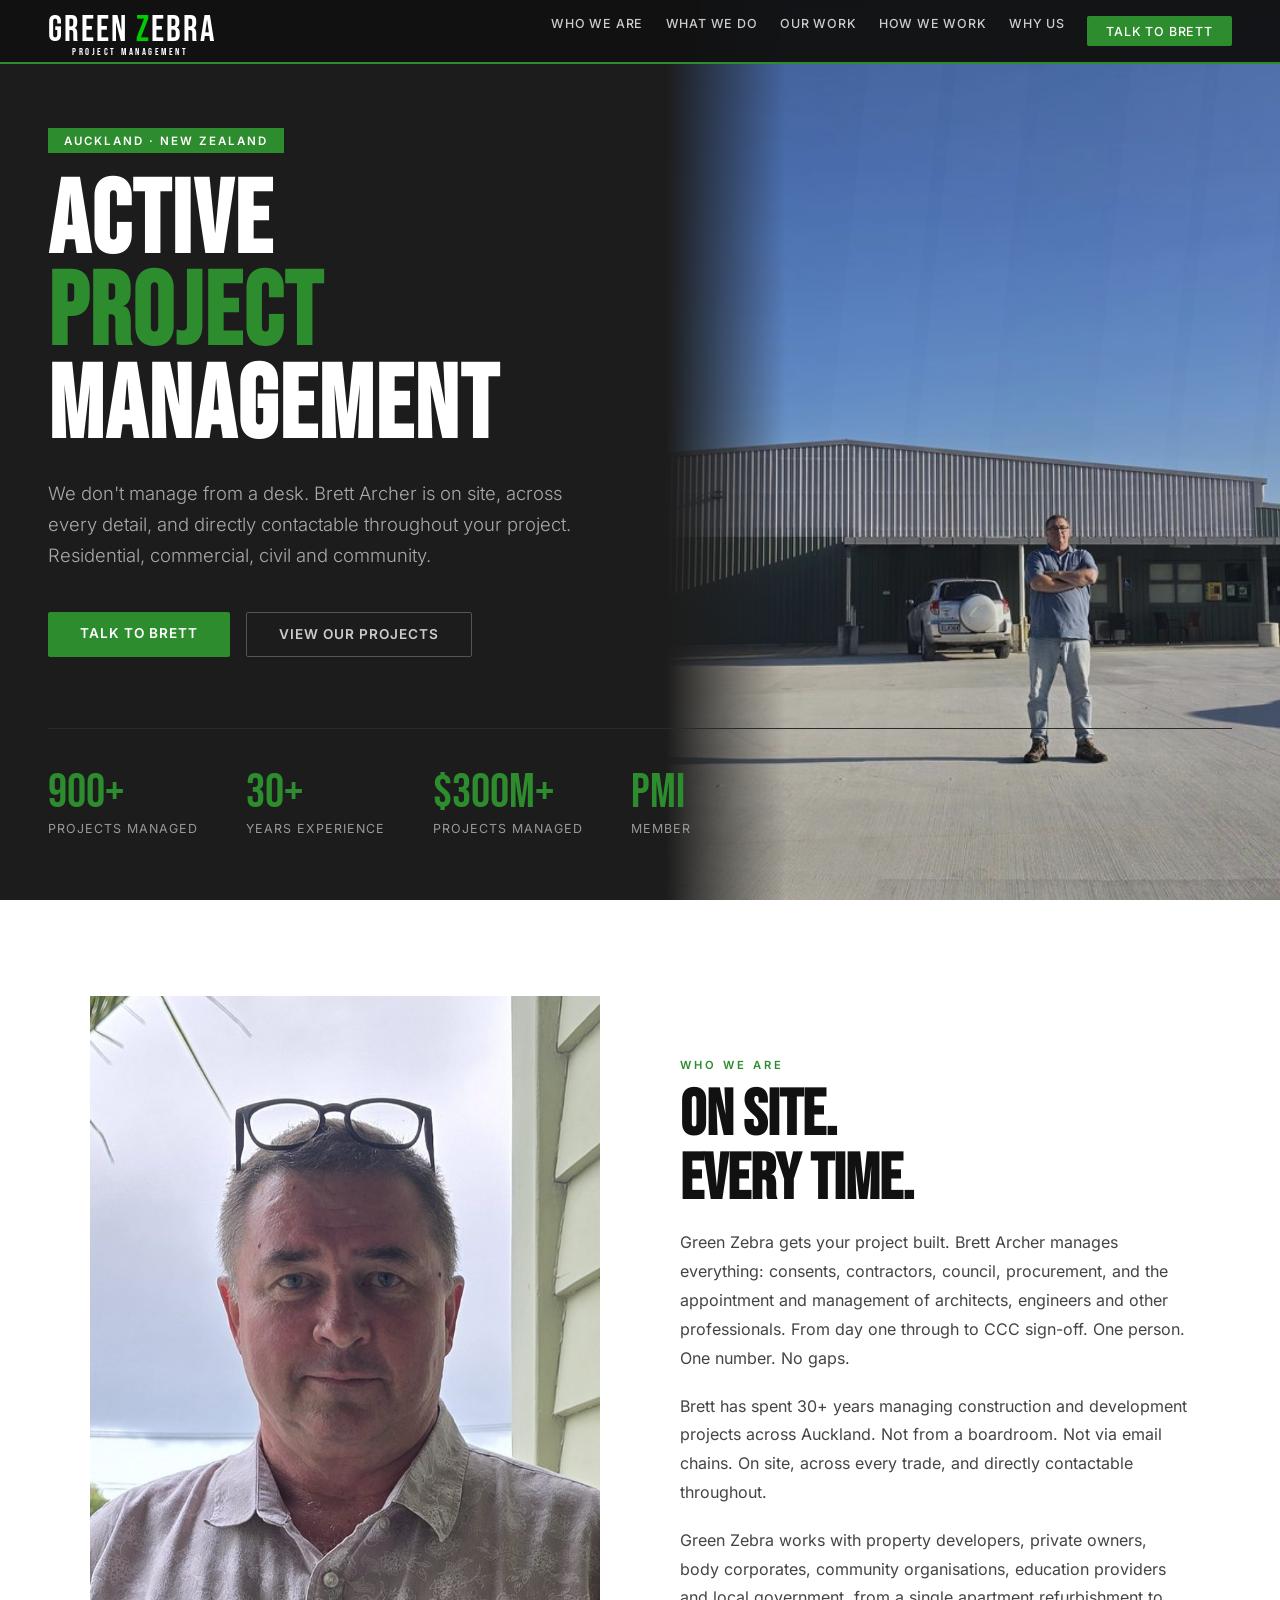
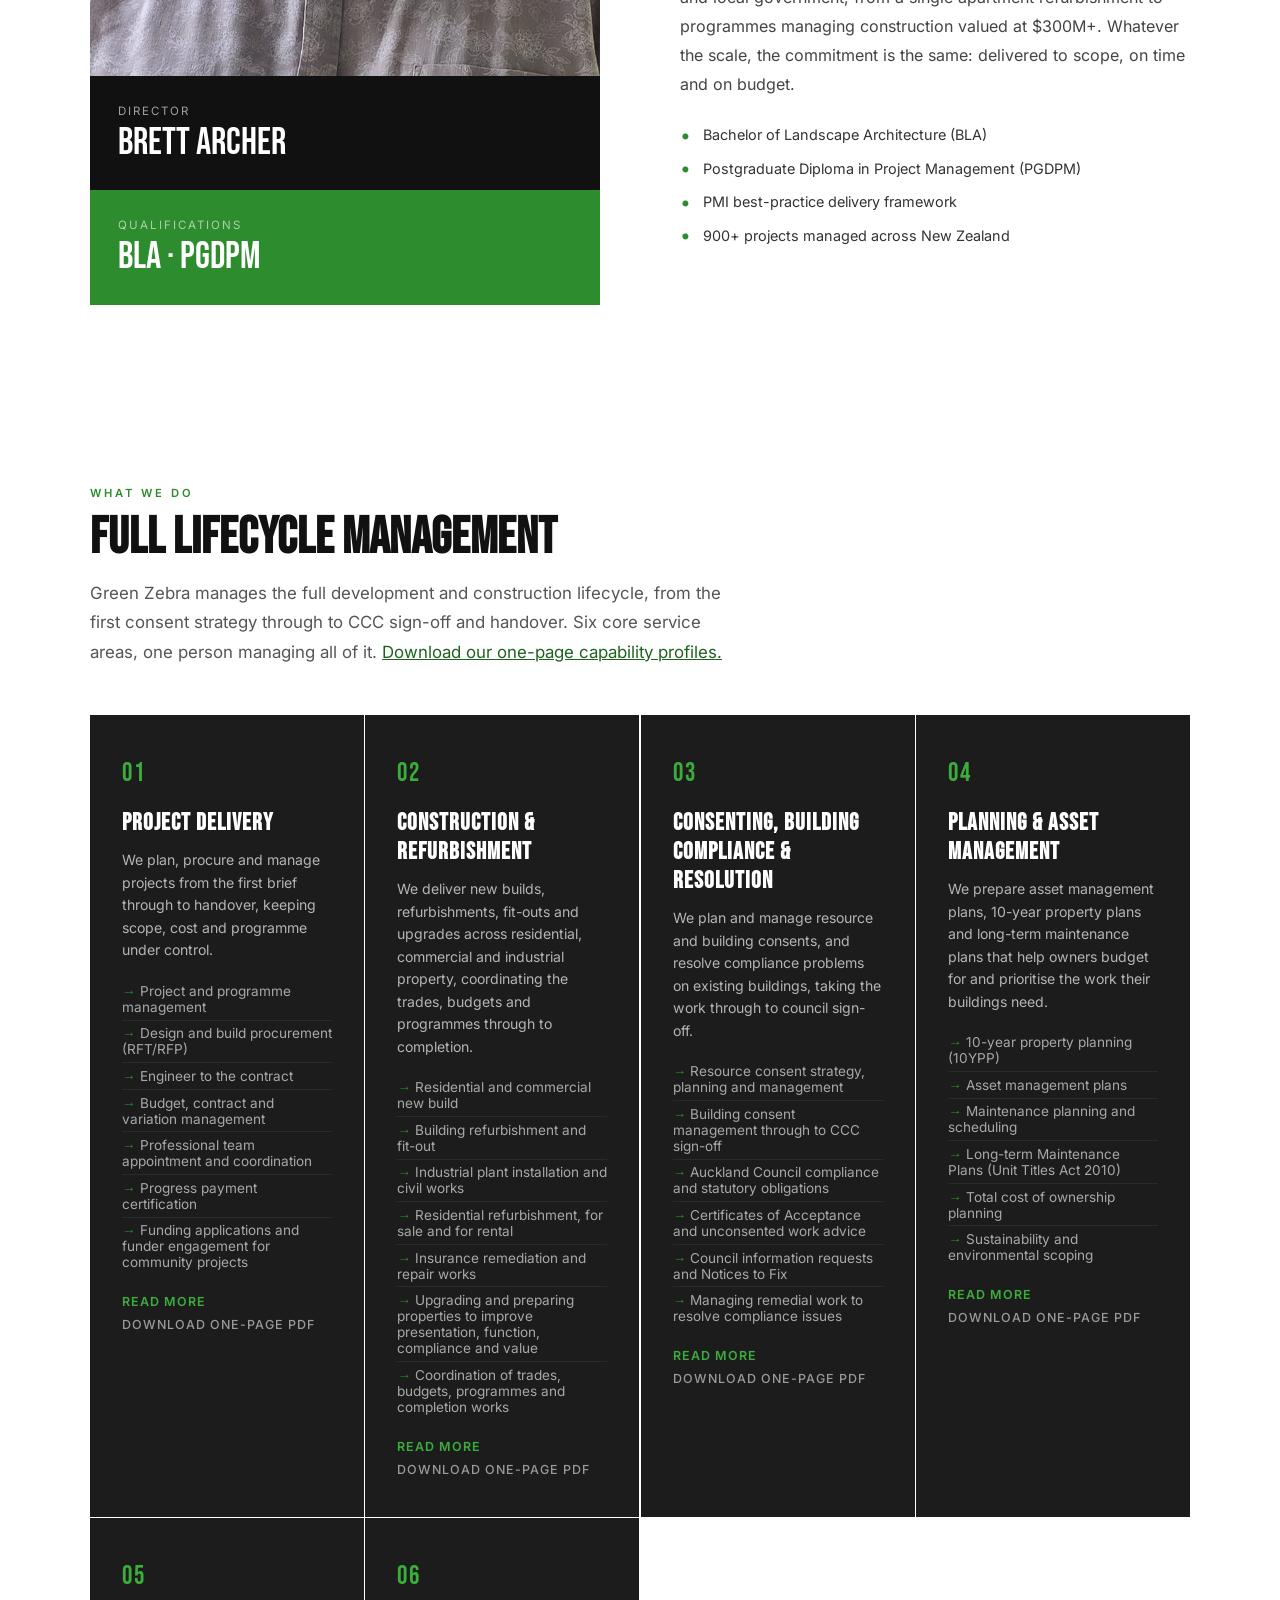
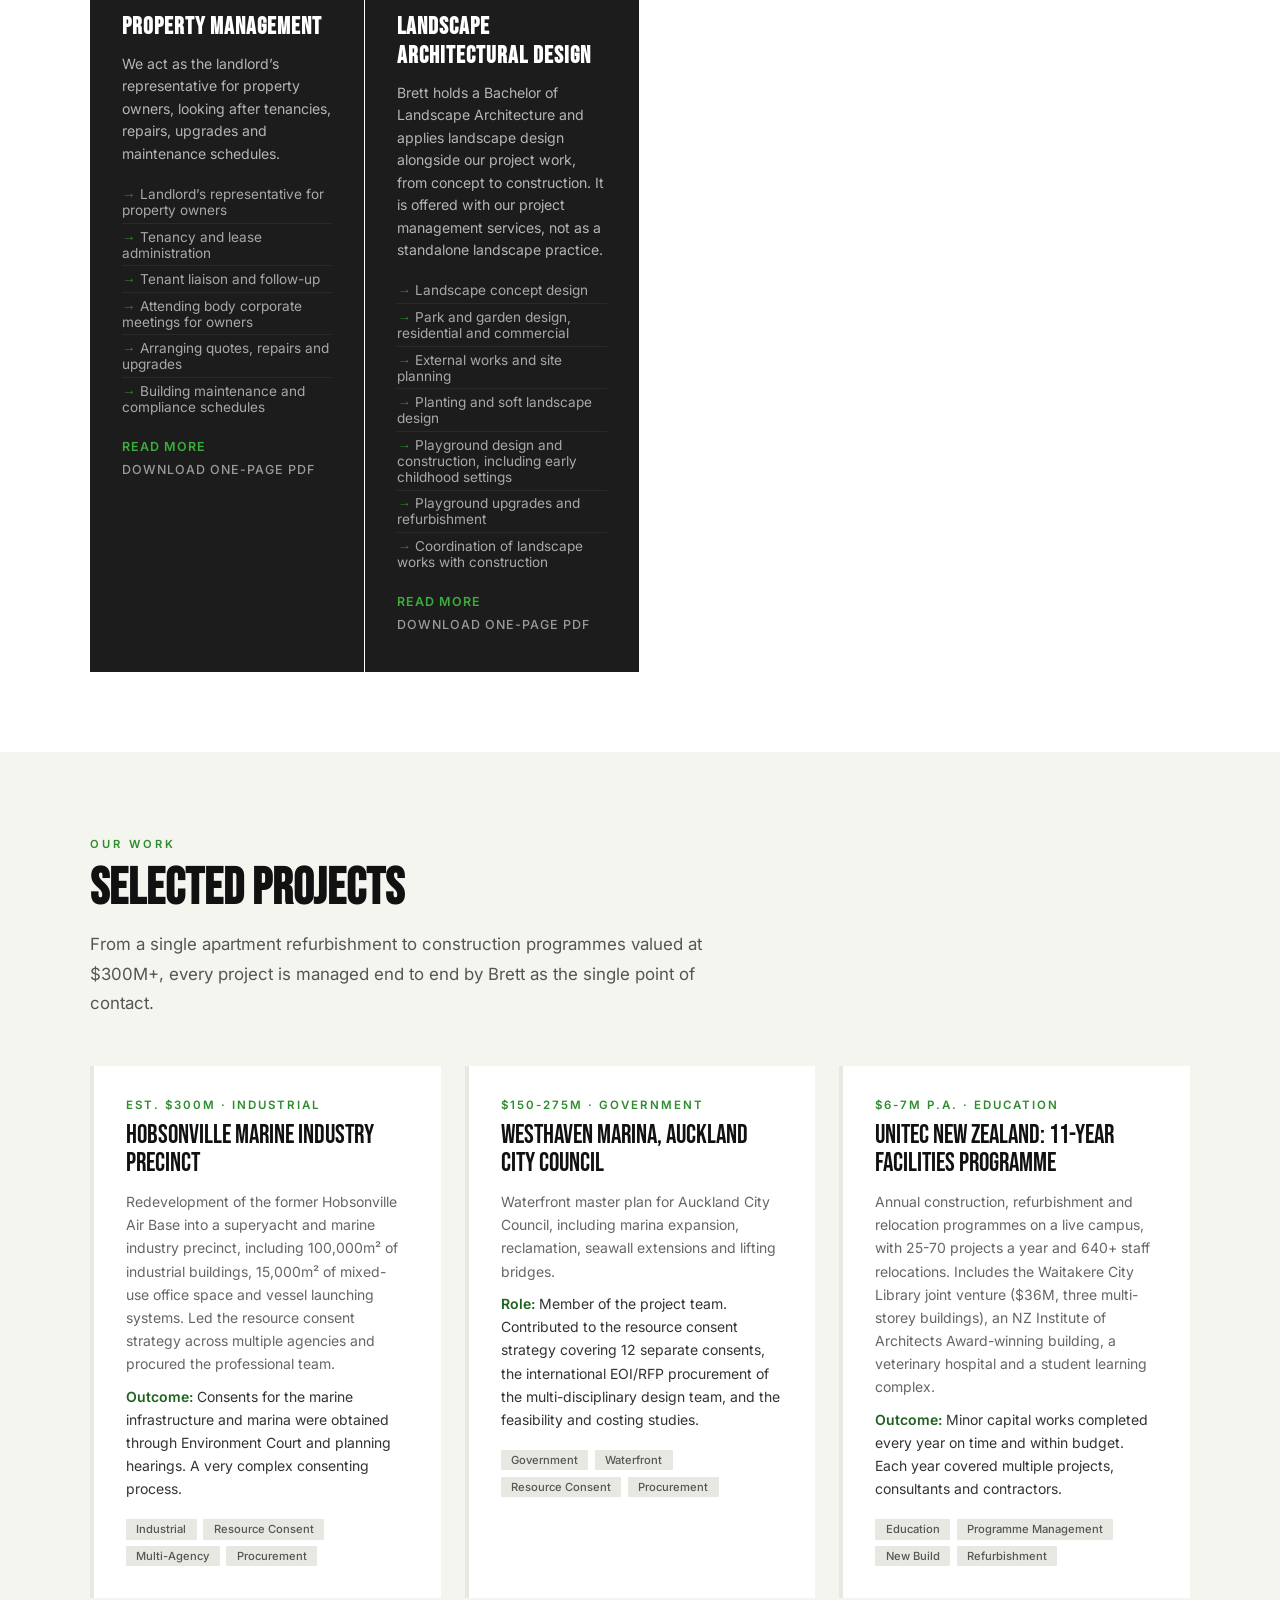
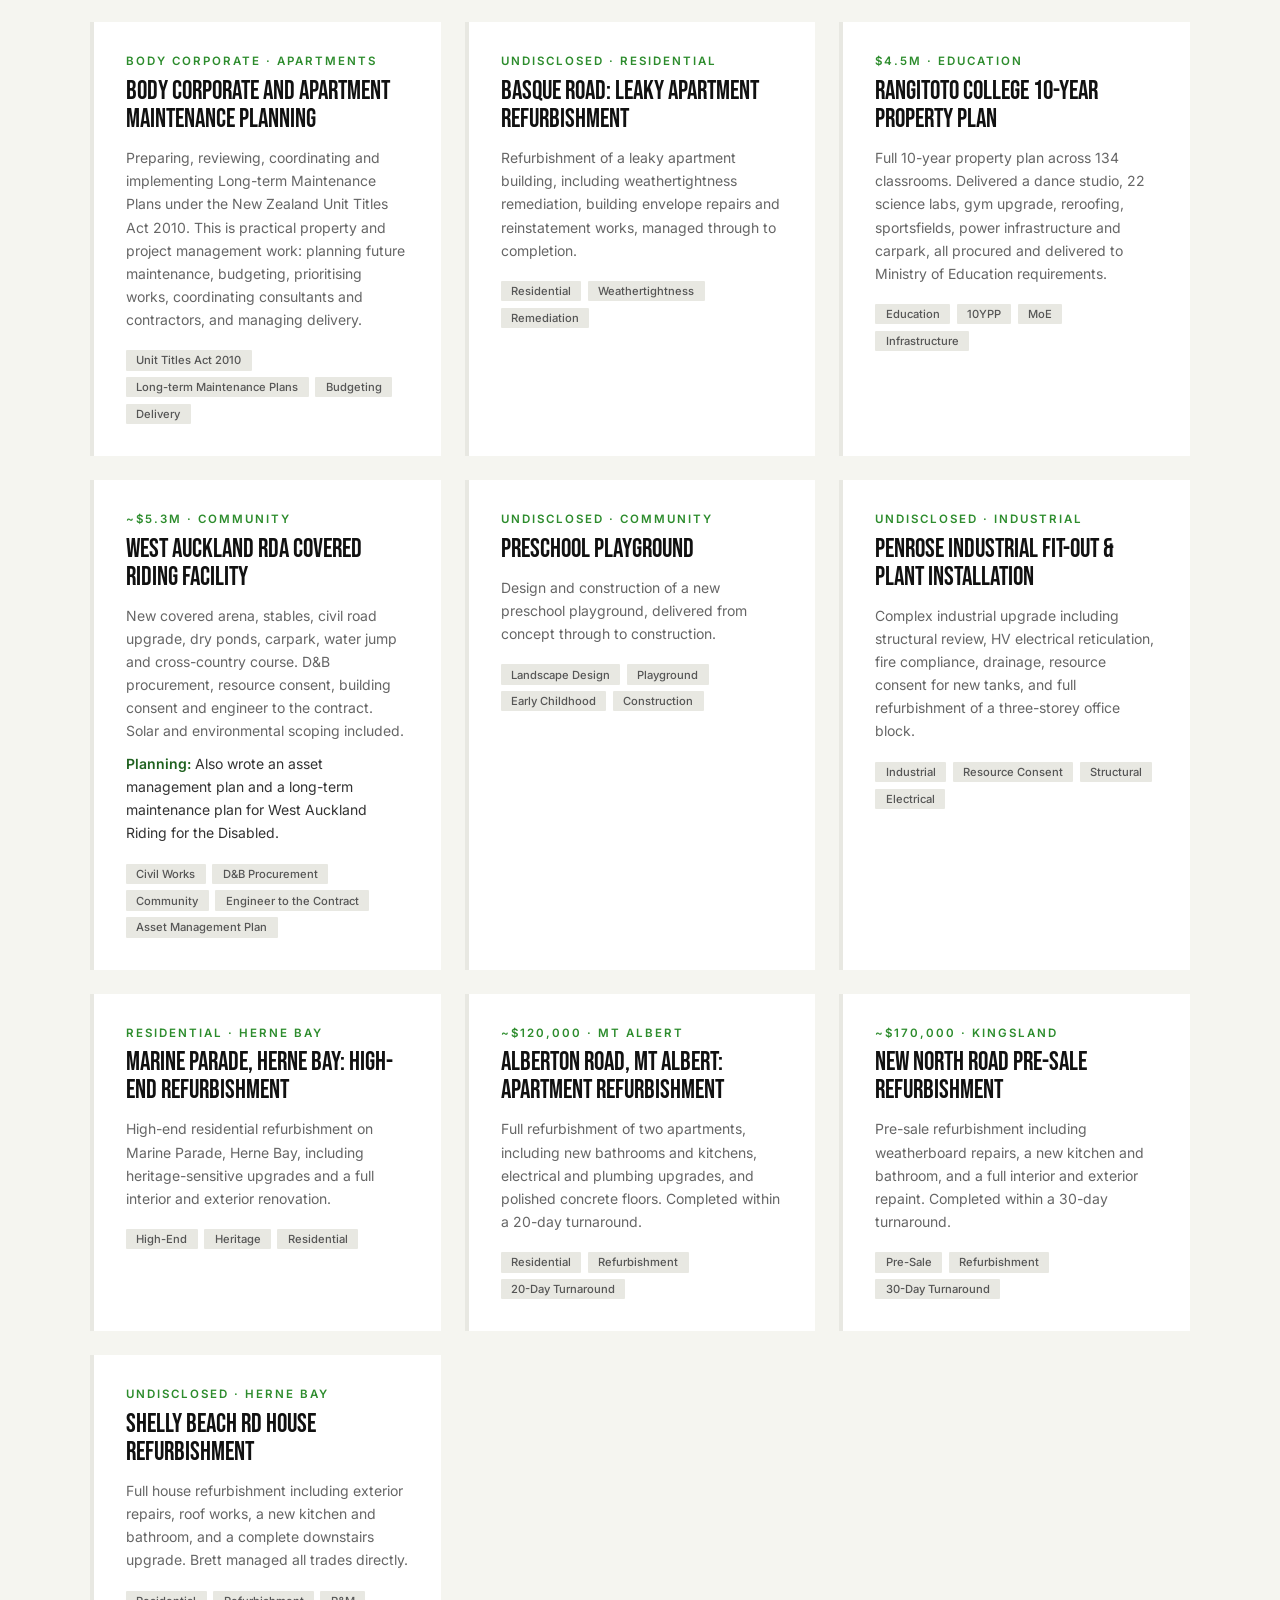
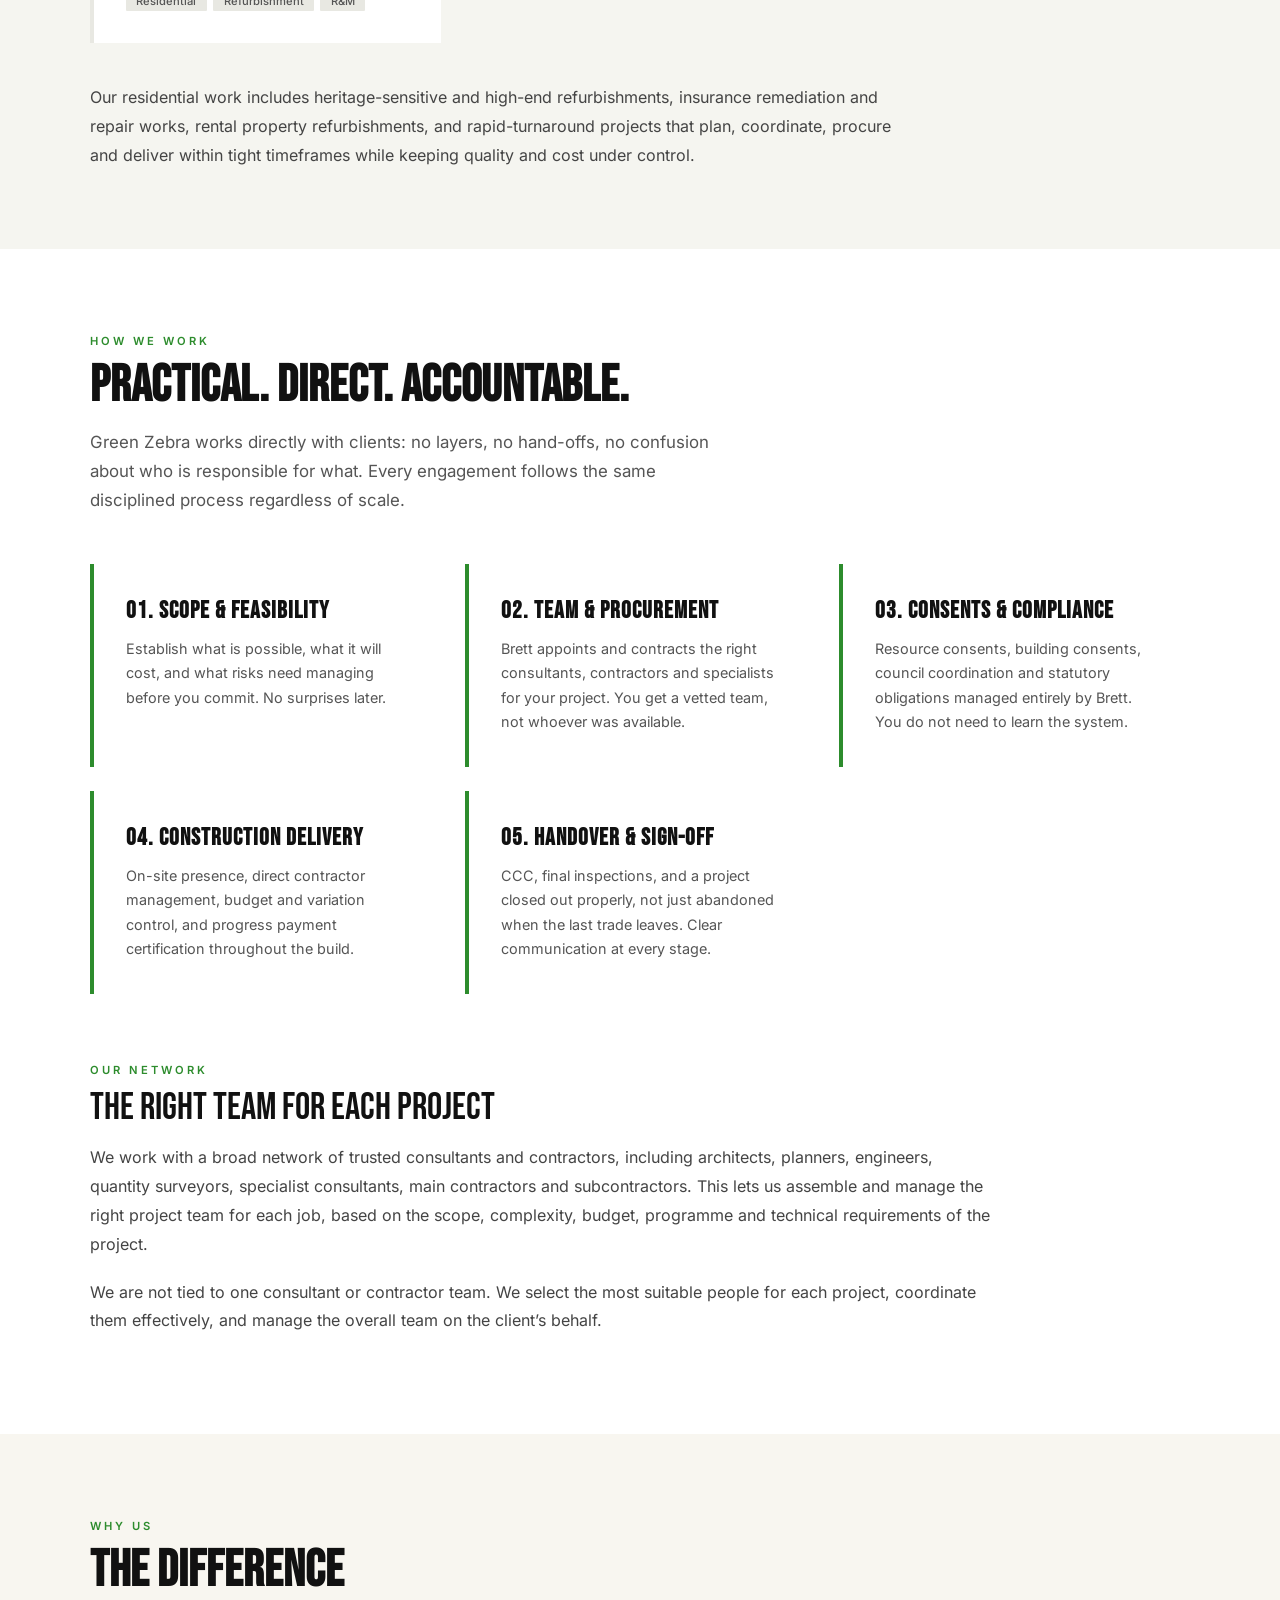
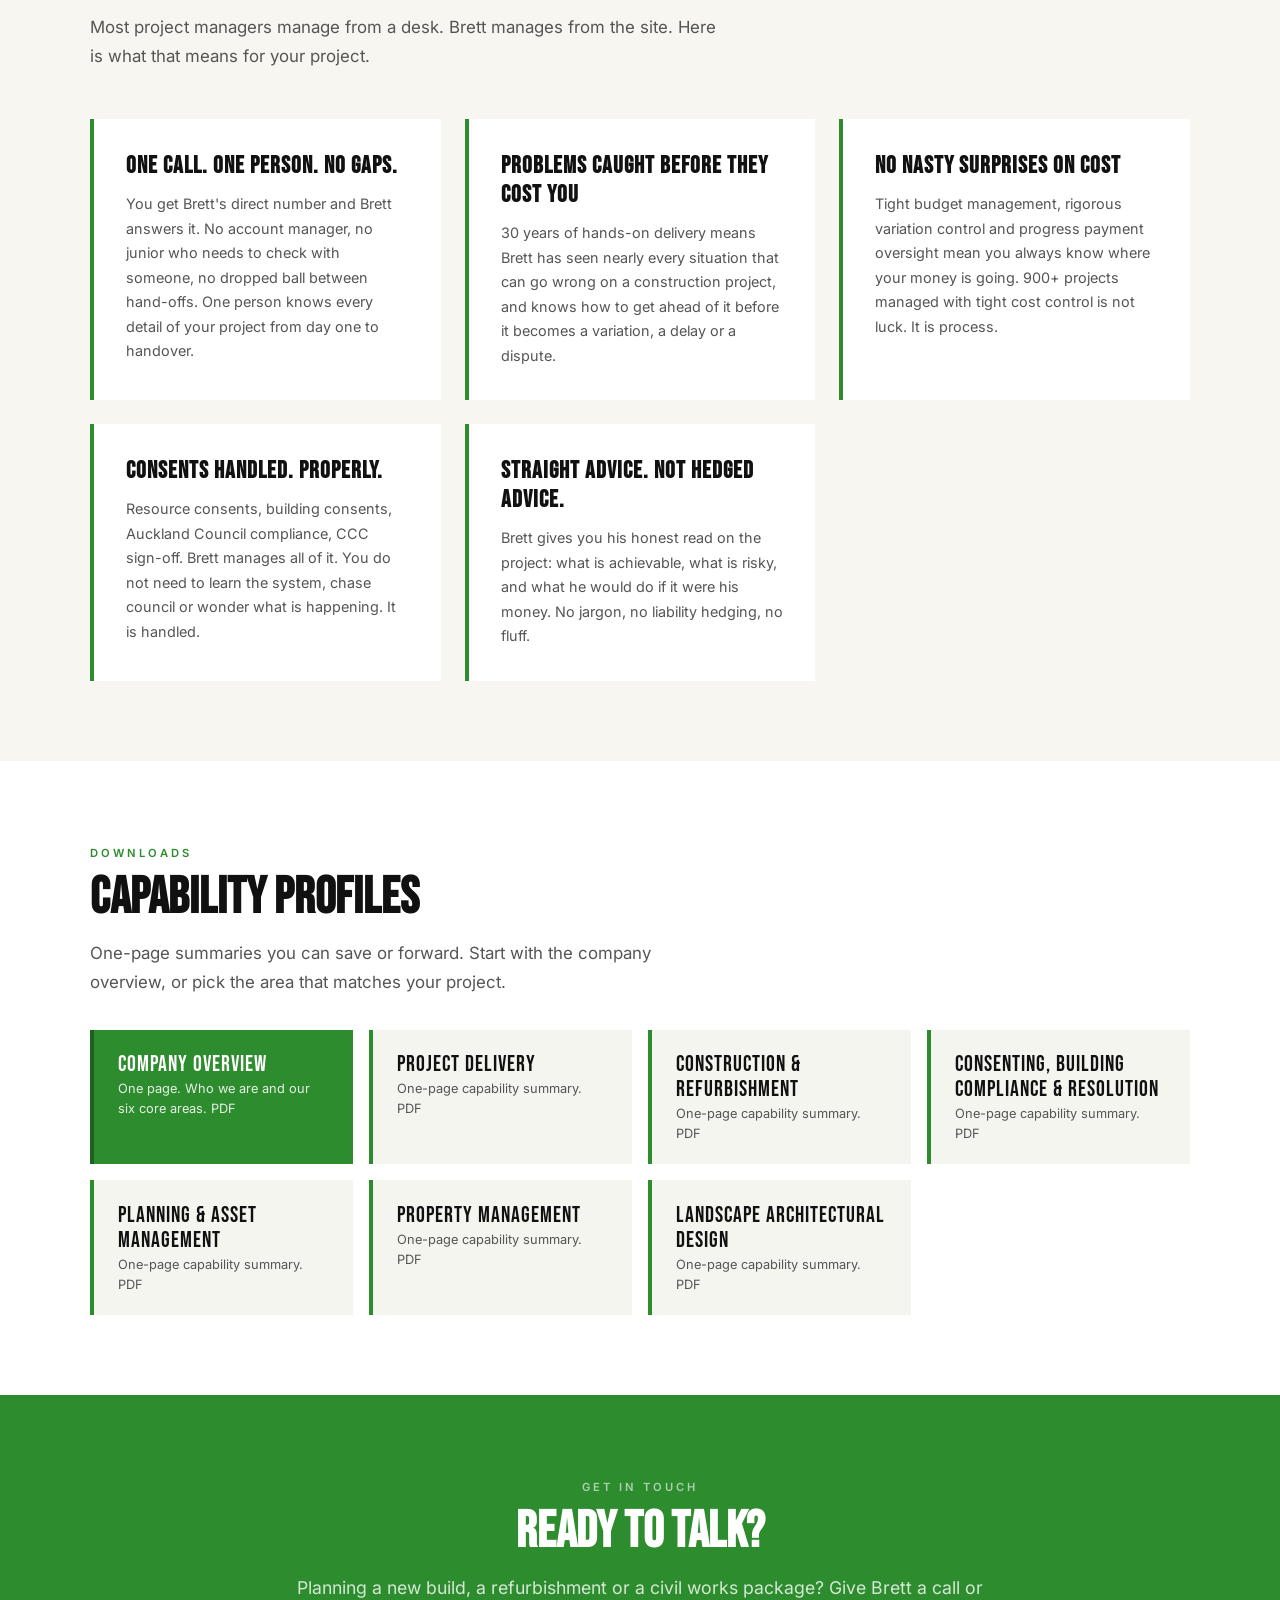
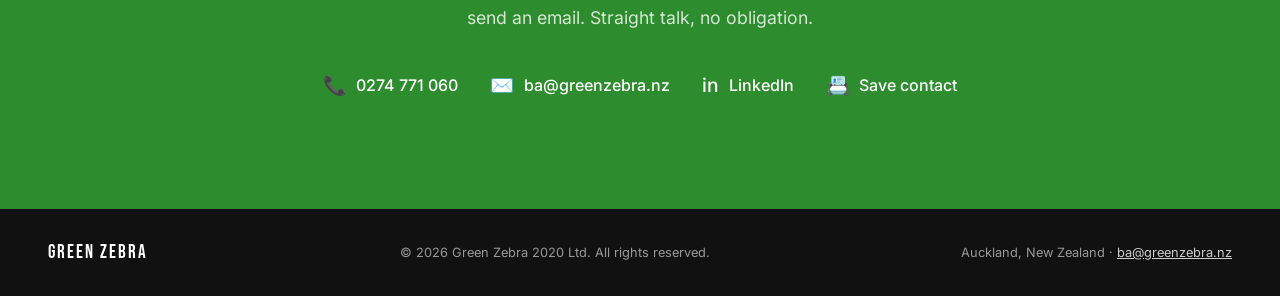
<file: index.html>
<!DOCTYPE html>
<html lang="en-NZ">
<head>
<meta charset="UTF-8">
<meta name="viewport" content="width=device-width, initial-scale=1.0">
<title>Green Zebra 2020 Ltd | Active Project Management Auckland</title>
<meta name="description" content="Green Zebra 2020 Ltd is an Auckland project management consultancy for property, construction and compliance work. One accountable project manager, from first consent to final sign-off.">
<link rel="canonical" href="https://www.greenzebra.nz/">
<meta name="theme-color" content="#111111">
<link rel="icon" type="image/svg+xml" href="assets/favicon.svg">
<meta property="og:type" content="website">
<meta property="og:site_name" content="Green Zebra 2020 Ltd">
<meta property="og:title" content="Green Zebra 2020 Ltd | Active Project Management Auckland">
<meta property="og:description" content="Green Zebra 2020 Ltd is an Auckland project management consultancy for property, construction and compliance work. One accountable project manager, from first consent to final sign-off.">
<meta property="og:url" content="https://www.greenzebra.nz/">
<meta property="og:locale" content="en_NZ">
<meta name="twitter:card" content="summary">
<link rel="stylesheet" href="assets/site.css">
<script type="application/ld+json">
{
  "@context": "https://schema.org",
  "@type": "ProfessionalService",
  "name": "Green Zebra 2020 Ltd",
  "url": "https://www.greenzebra.nz/",
  "image": "https://www.greenzebra.nz/assets/brett-archer.jpg",
  "description": "Green Zebra 2020 Ltd is an Auckland project management consultancy for property, construction and compliance work. One accountable project manager, from first consent to final sign-off.",
  "telephone": "+64274771060",
  "email": "ba@greenzebra.nz",
  "address": {
    "@type": "PostalAddress",
    "addressLocality": "Auckland",
    "addressCountry": "NZ"
  },
  "areaServed": {
    "@type": "City",
    "name": "Auckland"
  },
  "founder": {
    "@type": "Person",
    "name": "Brett Archer",
    "jobTitle": "Director",
    "sameAs": [
      "https://www.linkedin.com/in/brett-archer"
    ]
  },
  "hasOfferCatalog": {
    "@type": "OfferCatalog",
    "name": "Core services",
    "itemListElement": [
      {
        "@type": "Offer",
        "itemOffered": {
          "@type": "Service",
          "name": "Project Delivery",
          "url": "https://www.greenzebra.nz/services/project-delivery/"
        }
      },
      {
        "@type": "Offer",
        "itemOffered": {
          "@type": "Service",
          "name": "Construction & Refurbishment",
          "url": "https://www.greenzebra.nz/services/construction-and-refurbishment/"
        }
      },
      {
        "@type": "Offer",
        "itemOffered": {
          "@type": "Service",
          "name": "Consenting, Building Compliance & Resolution",
          "url": "https://www.greenzebra.nz/services/consenting-building-compliance-and-resolution/"
        }
      },
      {
        "@type": "Offer",
        "itemOffered": {
          "@type": "Service",
          "name": "Planning & Asset Management",
          "url": "https://www.greenzebra.nz/services/planning-and-asset-management/"
        }
      },
      {
        "@type": "Offer",
        "itemOffered": {
          "@type": "Service",
          "name": "Property Management",
          "url": "https://www.greenzebra.nz/services/property-management/"
        }
      },
      {
        "@type": "Offer",
        "itemOffered": {
          "@type": "Service",
          "name": "Landscape Architectural Design",
          "url": "https://www.greenzebra.nz/services/landscape-architectural-design/"
        }
      }
    ]
  }
}
</script>
</head>
<body>
<a class="skip-link" href="#main">Skip to content</a>
<nav aria-label="Main">
  <a class="nav-logo" href="index.html" aria-label="Green Zebra home">
    <svg xmlns="http://www.w3.org/2000/svg" width="200" height="52" viewBox="0 0 200 52" aria-label="Green Zebra Project Management">
      <text x="0" y="36" font-family="'Bebas Neue', sans-serif" font-size="36" letter-spacing="2" fill="white">GREEN <tspan fill="#00cc00">Z</tspan>EBRA</text>
      <rect x="0" y="40" width="200" height="12" fill="#111"/>
      <text x="82" y="50" font-family="'Bebas Neue', sans-serif" font-size="9.5" letter-spacing="2.5" fill="white" text-anchor="middle">PROJECT MANAGEMENT</text>
    </svg>
  </a>
  <div class="nav-links">
    <a href="#who-we-are">Who We Are</a>
    <a href="#what-we-do">What We Do</a>
    <a href="#our-work">Our Work</a>
    <a href="#how-we-work">How We Work</a>
    <a href="#why-us">Why Us</a>
    <a href="#contact" class="nav-cta">Talk to Brett</a>
  </div>
</nav>

<main id="main">
<!-- HERO -->
<section class="hero">
  <div class="hero-stripes">
    <div class="hero-stripe"></div><div class="hero-stripe"></div><div class="hero-stripe g"></div><div class="hero-stripe"></div><div class="hero-stripe"></div><div class="hero-stripe"></div>
  </div>
  <div class="hero-image">
    <img src="assets/hero-west-auckland-rda.jpg" alt="West Auckland Riding for the Disabled covered riding facility, managed by Green Zebra" width="1200" height="776" fetchpriority="high" />
  </div>
  <div class="hero-content">
    <div class="hero-tag">Auckland · New Zealand</div>
    <h1>ACTIVE<br><span>PROJECT</span><br>MANAGEMENT</h1>
    <p class="hero-sub">We don't manage from a desk. Brett Archer is on site, across every detail, and directly contactable throughout your project. Residential, commercial, civil and community.</p>
    <div class="hero-actions">
      <a href="#contact" class="btn btn-primary">Talk to Brett</a>
      <a href="#our-work" class="btn btn-outline">View Our Projects</a>
    </div>
  </div>
  <div class="hero-stats">
    <div class="hero-stat"><div class="hero-stat-num">900+</div><div class="hero-stat-label">Projects Managed</div></div>
    <div class="hero-stat"><div class="hero-stat-num">30+</div><div class="hero-stat-label">Years Experience</div></div>
    <div class="hero-stat"><div class="hero-stat-num">$300M+</div><div class="hero-stat-label">Projects Managed</div></div>
    <div class="hero-stat"><div class="hero-stat-num">PMI</div><div class="hero-stat-label">Member</div></div>
  </div>
</section>

<!-- WHO WE ARE -->
<section class="about" id="who-we-are">
  <div class="section-inner">
    <div class="about-grid">
      <div class="about-visual">
        <div class="about-photo">
          <img src="assets/brett-archer.jpg" alt="Brett Archer, Director of Green Zebra 2020 Ltd" width="720" height="960" loading="lazy" style="width:100%;height:100%;object-fit:cover;object-position:center top;display:block;" />
        </div>
        <div class="about-block main">
          <div class="about-block-label">Director</div>
          <div class="about-block-text">BRETT ARCHER</div>
        </div>
        <div class="about-block accent">
          <div class="about-block-label">Qualifications</div>
          <div class="about-block-text">BLA · PGDPM</div>
        </div>
      </div>
      <div class="about-text">
        <div class="section-tag">Who We Are</div>
        <h2 class="section-title" style="font-size:clamp(3.5rem,5vw,5.5rem);">On Site.<br>Every Time.</h2>
        <p>Green Zebra gets your project built. Brett Archer manages everything: consents, contractors, council, procurement, and the appointment and management of architects, engineers and other professionals. From day one through to CCC sign-off. One person. One number. No gaps.</p>
        <p>Brett has spent 30+ years managing construction and development projects across Auckland. Not from a boardroom. Not via email chains. On site, across every trade, and directly contactable throughout.</p>
        <p>Green Zebra works with property developers, private owners, body corporates, community organisations, education providers and local government, from a single apartment refurbishment to programmes managing construction valued at $300M+. Whatever the scale, the commitment is the same: delivered to scope, on time and on budget.</p>
        <div class="cred-list">
          <div class="cred">Bachelor of Landscape Architecture (BLA)</div>
          <div class="cred">Postgraduate Diploma in Project Management (PGDPM)</div>
          <div class="cred">PMI best-practice delivery framework</div>
          <div class="cred">900+ projects managed across New Zealand</div>
        </div>
      </div>
    </div>
  </div>
</section>

<!-- WHAT WE DO -->
<section id="what-we-do" style="background:white; padding:5rem 3rem;">
  <div class="section-inner">
    <div class="section-tag">What We Do</div>
    <h2 class="section-title">Full Lifecycle Management</h2>
    <p class="tab-lead">Green Zebra manages the full development and construction lifecycle, from the first consent strategy through to CCC sign-off and handover. Six core service areas, one person managing all of it. <a href="#profiles" style="color:var(--green-dark)">Download our one-page capability profiles.</a></p>
    <div class="services-grid">
        <div class="service-card">
          <div class="service-icon" aria-hidden="true">01</div>
          <h3 class="service-title">Project Delivery</h3>
          <p class="service-intro">We plan, procure and manage projects from the first brief through to handover, keeping scope, cost and programme under control.</p>
          <ul class="service-items">
            <li>Project and programme management</li>
            <li>Design and build procurement (RFT/RFP)</li>
            <li>Engineer to the contract</li>
            <li>Budget, contract and variation management</li>
            <li>Professional team appointment and coordination</li>
            <li>Progress payment certification</li>
            <li>Funding applications and funder engagement for community projects</li>
          </ul>
          <div class="service-links">
            <a class="service-link" href="services/project-delivery/index.html">Read more</a>
            <a class="service-link sub" href="downloads/green-zebra-02-project-delivery.pdf" download>Download one-page PDF</a>
          </div>
        </div>
        <div class="service-card">
          <div class="service-icon" aria-hidden="true">02</div>
          <h3 class="service-title">Construction &amp; Refurbishment</h3>
          <p class="service-intro">We deliver new builds, refurbishments, fit-outs and upgrades across residential, commercial and industrial property, coordinating the trades, budgets and programmes through to completion.</p>
          <ul class="service-items">
            <li>Residential and commercial new build</li>
            <li>Building refurbishment and fit-out</li>
            <li>Industrial plant installation and civil works</li>
            <li>Residential refurbishment, for sale and for rental</li>
            <li>Insurance remediation and repair works</li>
            <li>Upgrading and preparing properties to improve presentation, function, compliance and value</li>
            <li>Coordination of trades, budgets, programmes and completion works</li>
          </ul>
          <div class="service-links">
            <a class="service-link" href="services/construction-and-refurbishment/index.html">Read more</a>
            <a class="service-link sub" href="downloads/green-zebra-03-construction-and-refurbishment.pdf" download>Download one-page PDF</a>
          </div>
        </div>
        <div class="service-card">
          <div class="service-icon" aria-hidden="true">03</div>
          <h3 class="service-title">Consenting, Building Compliance &amp; Resolution</h3>
          <p class="service-intro">We plan and manage resource and building consents, and resolve compliance problems on existing buildings, taking the work through to council sign-off.</p>
          <ul class="service-items">
            <li>Resource consent strategy, planning and management</li>
            <li>Building consent management through to CCC sign-off</li>
            <li>Auckland Council compliance and statutory obligations</li>
            <li>Certificates of Acceptance and unconsented work advice</li>
            <li>Council information requests and Notices to Fix</li>
            <li>Managing remedial work to resolve compliance issues</li>
          </ul>
          <div class="service-links">
            <a class="service-link" href="services/consenting-building-compliance-and-resolution/index.html">Read more</a>
            <a class="service-link sub" href="downloads/green-zebra-04-consenting-building-compliance-and-resolution.pdf" download>Download one-page PDF</a>
          </div>
        </div>
        <div class="service-card">
          <div class="service-icon" aria-hidden="true">04</div>
          <h3 class="service-title">Planning &amp; Asset Management</h3>
          <p class="service-intro">We prepare asset management plans, 10-year property plans and long-term maintenance plans that help owners budget for and prioritise the work their buildings need.</p>
          <ul class="service-items">
            <li>10-year property planning (10YPP)</li>
            <li>Asset management plans</li>
            <li>Maintenance planning and scheduling</li>
            <li>Long-term Maintenance Plans (Unit Titles Act 2010)</li>
            <li>Total cost of ownership planning</li>
            <li>Sustainability and environmental scoping</li>
          </ul>
          <div class="service-links">
            <a class="service-link" href="services/planning-and-asset-management/index.html">Read more</a>
            <a class="service-link sub" href="downloads/green-zebra-05-planning-and-asset-management.pdf" download>Download one-page PDF</a>
          </div>
        </div>
        <div class="service-card">
          <div class="service-icon" aria-hidden="true">05</div>
          <h3 class="service-title">Property Management</h3>
          <p class="service-intro">We act as the landlord’s representative for property owners, looking after tenancies, repairs, upgrades and maintenance schedules.</p>
          <ul class="service-items">
            <li>Landlord’s representative for property owners</li>
            <li>Tenancy and lease administration</li>
            <li>Tenant liaison and follow-up</li>
            <li>Attending body corporate meetings for owners</li>
            <li>Arranging quotes, repairs and upgrades</li>
            <li>Building maintenance and compliance schedules</li>
          </ul>
          <div class="service-links">
            <a class="service-link" href="services/property-management/index.html">Read more</a>
            <a class="service-link sub" href="downloads/green-zebra-06-property-management.pdf" download>Download one-page PDF</a>
          </div>
        </div>
        <div class="service-card">
          <div class="service-icon" aria-hidden="true">06</div>
          <h3 class="service-title">Landscape Architectural Design</h3>
          <p class="service-intro">Brett holds a Bachelor of Landscape Architecture and applies landscape design alongside our project work, from concept to construction. It is offered with our project management services, not as a standalone landscape practice.</p>
          <ul class="service-items">
            <li>Landscape concept design</li>
            <li>Park and garden design, residential and commercial</li>
            <li>External works and site planning</li>
            <li>Planting and soft landscape design</li>
            <li>Playground design and construction, including early childhood settings</li>
            <li>Playground upgrades and refurbishment</li>
            <li>Coordination of landscape works with construction</li>
          </ul>
          <div class="service-links">
            <a class="service-link" href="services/landscape-architectural-design/index.html">Read more</a>
            <a class="service-link sub" href="downloads/green-zebra-07-landscape-architectural-design.pdf" download>Download one-page PDF</a>
          </div>
        </div>
    </div>
  </div>
</section>

<!-- OUR WORK -->
<section id="our-work" style="background:var(--off-white); padding:5rem 3rem;">
  <div class="section-inner">
    <div class="section-tag">Our Work</div>
    <h2 class="section-title">Selected Projects</h2>
    <p class="tab-lead">From a single apartment refurbishment to construction programmes valued at $300M+, every project is managed end to end by Brett as the single point of contact.</p>
    <div class="projects-grid">
        <div class="project-card">
          <div class="project-value">est. $300M · Industrial</div>
          <div class="project-name">Hobsonville Marine Industry Precinct</div>
          <p class="project-desc">Redevelopment of the former Hobsonville Air Base into a superyacht and marine industry precinct, including 100,000m² of industrial buildings, 15,000m² of mixed-use office space and vessel launching systems. Led the resource consent strategy across multiple agencies and procured the professional team.</p>
          <p class="project-result"><strong>Outcome:</strong> Consents for the marine infrastructure and marina were obtained through Environment Court and planning hearings. A very complex consenting process.</p>
          <div class="project-tags"><span class="project-tag">Industrial</span><span class="project-tag">Resource Consent</span><span class="project-tag">Multi-Agency</span><span class="project-tag">Procurement</span></div>
        </div>
        <div class="project-card">
          <div class="project-value">$150-275M · Government</div>
          <div class="project-name">Westhaven Marina, Auckland City Council</div>
          <p class="project-desc">Waterfront master plan for Auckland City Council, including marina expansion, reclamation, seawall extensions and lifting bridges.</p>
          <p class="project-result"><strong>Role:</strong> Member of the project team. Contributed to the resource consent strategy covering 12 separate consents, the international EOI/RFP procurement of the multi-disciplinary design team, and the feasibility and costing studies.</p>
          <div class="project-tags"><span class="project-tag">Government</span><span class="project-tag">Waterfront</span><span class="project-tag">Resource Consent</span><span class="project-tag">Procurement</span></div>
        </div>
        <div class="project-card">
          <div class="project-value">$6-7M p.a. · Education</div>
          <div class="project-name">UNITEC New Zealand: 11-Year Facilities Programme</div>
          <p class="project-desc">Annual construction, refurbishment and relocation programmes on a live campus, with 25-70 projects a year and 640+ staff relocations. Includes the Waitakere City Library joint venture ($36M, three multi-storey buildings), an NZ Institute of Architects Award-winning building, a veterinary hospital and a student learning complex.</p>
          <p class="project-result"><strong>Outcome:</strong> Minor capital works completed every year on time and within budget. Each year covered multiple projects, consultants and contractors.</p>
          <div class="project-tags"><span class="project-tag">Education</span><span class="project-tag">Programme Management</span><span class="project-tag">New Build</span><span class="project-tag">Refurbishment</span></div>
        </div>
        <div class="project-card">
          <div class="project-value">Body Corporate · Apartments</div>
          <div class="project-name">Body Corporate and Apartment Maintenance Planning</div>
          <p class="project-desc">Preparing, reviewing, coordinating and implementing Long-term Maintenance Plans under the New Zealand Unit Titles Act 2010. This is practical property and project management work: planning future maintenance, budgeting, prioritising works, coordinating consultants and contractors, and managing delivery.</p>
          <div class="project-tags"><span class="project-tag">Unit Titles Act 2010</span><span class="project-tag">Long-term Maintenance Plans</span><span class="project-tag">Budgeting</span><span class="project-tag">Delivery</span></div>
        </div>
        <div class="project-card">
          <div class="project-value">Undisclosed · Residential</div>
          <div class="project-name">Basque Road: Leaky Apartment Refurbishment</div>
          <p class="project-desc">Refurbishment of a leaky apartment building, including weathertightness remediation, building envelope repairs and reinstatement works, managed through to completion.</p>
          <div class="project-tags"><span class="project-tag">Residential</span><span class="project-tag">Weathertightness</span><span class="project-tag">Remediation</span></div>
        </div>
        <div class="project-card">
          <div class="project-value">$4.5M · Education</div>
          <div class="project-name">Rangitoto College 10-Year Property Plan</div>
          <p class="project-desc">Full 10-year property plan across 134 classrooms. Delivered a dance studio, 22 science labs, gym upgrade, reroofing, sportsfields, power infrastructure and carpark, all procured and delivered to Ministry of Education requirements.</p>
          <div class="project-tags"><span class="project-tag">Education</span><span class="project-tag">10YPP</span><span class="project-tag">MoE</span><span class="project-tag">Infrastructure</span></div>
        </div>
        <div class="project-card">
          <div class="project-value">~$5.3M · Community</div>
          <div class="project-name">West Auckland RDA Covered Riding Facility</div>
          <p class="project-desc">New covered arena, stables, civil road upgrade, dry ponds, carpark, water jump and cross-country course. D&amp;B procurement, resource consent, building consent and engineer to the contract. Solar and environmental scoping included.</p>
          <p class="project-result"><strong>Planning:</strong> Also wrote an asset management plan and a long-term maintenance plan for West Auckland Riding for the Disabled.</p>
          <div class="project-tags"><span class="project-tag">Civil Works</span><span class="project-tag">D&amp;B Procurement</span><span class="project-tag">Community</span><span class="project-tag">Engineer to the Contract</span><span class="project-tag">Asset Management Plan</span></div>
        </div>
        <div class="project-card">
          <div class="project-value">Undisclosed · Community</div>
          <div class="project-name">Preschool Playground</div>
          <p class="project-desc">Design and construction of a new preschool playground, delivered from concept through to construction.</p>
          <div class="project-tags"><span class="project-tag">Landscape Design</span><span class="project-tag">Playground</span><span class="project-tag">Early Childhood</span><span class="project-tag">Construction</span></div>
        </div>
        <div class="project-card">
          <div class="project-value">Undisclosed · Industrial</div>
          <div class="project-name">Penrose Industrial Fit-Out &amp; Plant Installation</div>
          <p class="project-desc">Complex industrial upgrade including structural review, HV electrical reticulation, fire compliance, drainage, resource consent for new tanks, and full refurbishment of a three-storey office block.</p>
          <div class="project-tags"><span class="project-tag">Industrial</span><span class="project-tag">Resource Consent</span><span class="project-tag">Structural</span><span class="project-tag">Electrical</span></div>
        </div>
        <div class="project-card">
          <div class="project-value">Residential · Herne Bay</div>
          <div class="project-name">Marine Parade, Herne Bay: High-End Refurbishment</div>
          <p class="project-desc">High-end residential refurbishment on Marine Parade, Herne Bay, including heritage-sensitive upgrades and a full interior and exterior renovation.</p>
          <div class="project-tags"><span class="project-tag">High-End</span><span class="project-tag">Heritage</span><span class="project-tag">Residential</span></div>
        </div>
        <div class="project-card">
          <div class="project-value">~$120,000 · Mt Albert</div>
          <div class="project-name">Alberton Road, Mt Albert: Apartment Refurbishment</div>
          <p class="project-desc">Full refurbishment of two apartments, including new bathrooms and kitchens, electrical and plumbing upgrades, and polished concrete floors. Completed within a 20-day turnaround.</p>
          <div class="project-tags"><span class="project-tag">Residential</span><span class="project-tag">Refurbishment</span><span class="project-tag">20-Day Turnaround</span></div>
        </div>
        <div class="project-card">
          <div class="project-value">~$170,000 · Kingsland</div>
          <div class="project-name">New North Road Pre-Sale Refurbishment</div>
          <p class="project-desc">Pre-sale refurbishment including weatherboard repairs, a new kitchen and bathroom, and a full interior and exterior repaint. Completed within a 30-day turnaround.</p>
          <div class="project-tags"><span class="project-tag">Pre-Sale</span><span class="project-tag">Refurbishment</span><span class="project-tag">30-Day Turnaround</span></div>
        </div>
        <div class="project-card">
          <div class="project-value">Undisclosed · Herne Bay</div>
          <div class="project-name">Shelly Beach Rd House Refurbishment</div>
          <p class="project-desc">Full house refurbishment including exterior repairs, roof works, a new kitchen and bathroom, and a complete downstairs upgrade. Brett managed all trades directly.</p>
          <div class="project-tags"><span class="project-tag">Residential</span><span class="project-tag">Refurbishment</span><span class="project-tag">R&amp;M</span></div>
        </div>
    </div>
    <p class="projects-note">Our residential work includes heritage-sensitive and high-end refurbishments, insurance remediation and repair works, rental property refurbishments, and rapid-turnaround projects that plan, coordinate, procure and deliver within tight timeframes while keeping quality and cost under control.</p>
  </div>
</section>

<!-- HOW WE WORK -->
<section id="how-we-work" style="background:white; padding:5rem 3rem;">
  <div class="section-inner">
    <div class="section-tag">How We Work</div>
    <h2 class="section-title">Practical. Direct. Accountable.</h2>
    <p class="tab-lead">Green Zebra works directly with clients: no layers, no hand-offs, no confusion about who is responsible for what. Every engagement follows the same disciplined process regardless of scale.</p>
    <div class="why-grid">
      <div class="why-card"><h3 class="why-title">01. Scope &amp; Feasibility</h3><p class="why-body">Establish what is possible, what it will cost, and what risks need managing before you commit. No surprises later.</p></div>
      <div class="why-card"><h3 class="why-title">02. Team &amp; Procurement</h3><p class="why-body">Brett appoints and contracts the right consultants, contractors and specialists for your project. You get a vetted team, not whoever was available.</p></div>
      <div class="why-card"><h3 class="why-title">03. Consents &amp; Compliance</h3><p class="why-body">Resource consents, building consents, council coordination and statutory obligations managed entirely by Brett. You do not need to learn the system.</p></div>
      <div class="why-card"><h3 class="why-title">04. Construction Delivery</h3><p class="why-body">On-site presence, direct contractor management, budget and variation control, and progress payment certification throughout the build.</p></div>
      <div class="why-card"><h3 class="why-title">05. Handover &amp; Sign-off</h3><p class="why-body">CCC, final inspections, and a project closed out properly, not just abandoned when the last trade leaves. Clear communication at every stage.</p></div>
    </div>
    <div class="network">
      <div class="section-tag">Our Network</div>
      <h3 class="sub-title">The Right Team for Each Project</h3>
      <p class="tab-body">We work with a broad network of trusted consultants and contractors, including architects, planners, engineers, quantity surveyors, specialist consultants, main contractors and subcontractors. This lets us assemble and manage the right project team for each job, based on the scope, complexity, budget, programme and technical requirements of the project.</p>
      <p class="tab-body">We are not tied to one consultant or contractor team. We select the most suitable people for each project, coordinate them effectively, and manage the overall team on the client&rsquo;s behalf.</p>
    </div>
  </div>
</section>

<!-- WHY US -->
<section id="why-us" style="background:#F8F6F0; padding:5rem 3rem;">
  <div class="section-inner">
    <div class="section-tag">Why Us</div>
    <h2 class="section-title">The Difference</h2>
    <p class="tab-lead">Most project managers manage from a desk. Brett manages from the site. Here is what that means for your project.</p>
    <div class="why-grid">
      <div class="why-card"><h3 class="why-title">One Call. One Person. No Gaps.</h3><p class="why-body">You get Brett's direct number and Brett answers it. No account manager, no junior who needs to check with someone, no dropped ball between hand-offs. One person knows every detail of your project from day one to handover.</p></div>
      <div class="why-card"><h3 class="why-title">Problems Caught Before They Cost You</h3><p class="why-body">30 years of hands-on delivery means Brett has seen nearly every situation that can go wrong on a construction project, and knows how to get ahead of it before it becomes a variation, a delay or a dispute.</p></div>
      <div class="why-card"><h3 class="why-title">No Nasty Surprises on Cost</h3><p class="why-body">Tight budget management, rigorous variation control and progress payment oversight mean you always know where your money is going. 900+ projects managed with tight cost control is not luck. It is process.</p></div>
      <div class="why-card"><h3 class="why-title">Consents Handled. Properly.</h3><p class="why-body">Resource consents, building consents, Auckland Council compliance, CCC sign-off. Brett manages all of it. You do not need to learn the system, chase council or wonder what is happening. It is handled.</p></div>
      <div class="why-card"><h3 class="why-title">Straight Advice. Not Hedged Advice.</h3><p class="why-body">Brett gives you his honest read on the project: what is achievable, what is risky, and what he would do if it were his money. No jargon, no liability hedging, no fluff.</p></div>
    </div>
  </div>
</section>

<!-- CAPABILITY PROFILES -->
<section id="profiles" style="background:white; padding:5rem 3rem;">
  <div class="section-inner">
    <div class="section-tag">Downloads</div>
    <h2 class="section-title">Capability Profiles</h2>
    <p class="tab-lead" style="margin-bottom:0">One-page summaries you can save or forward. Start with the company overview, or pick the area that matches your project.</p>
    <div class="profiles-grid">
      <a class="profile-link overview" href="downloads/green-zebra-01-company-overview.pdf" download><strong>Company overview</strong><span>One page. Who we are and our six core areas. PDF</span></a>
      <a class="profile-link" href="downloads/green-zebra-02-project-delivery.pdf" download><strong>Project Delivery</strong><span>One-page capability summary. PDF</span></a>
      <a class="profile-link" href="downloads/green-zebra-03-construction-and-refurbishment.pdf" download><strong>Construction &amp; Refurbishment</strong><span>One-page capability summary. PDF</span></a>
      <a class="profile-link" href="downloads/green-zebra-04-consenting-building-compliance-and-resolution.pdf" download><strong>Consenting, Building Compliance &amp; Resolution</strong><span>One-page capability summary. PDF</span></a>
      <a class="profile-link" href="downloads/green-zebra-05-planning-and-asset-management.pdf" download><strong>Planning &amp; Asset Management</strong><span>One-page capability summary. PDF</span></a>
      <a class="profile-link" href="downloads/green-zebra-06-property-management.pdf" download><strong>Property Management</strong><span>One-page capability summary. PDF</span></a>
      <a class="profile-link" href="downloads/green-zebra-07-landscape-architectural-design.pdf" download><strong>Landscape Architectural Design</strong><span>One-page capability summary. PDF</span></a>
    </div>
  </div>
</section>

<section class="cta-section" id="contact">
  <div class="cta-inner">
    <div class="section-tag" style="color:rgba(255,255,255,0.6)">Get In Touch</div>
    <h2 class="section-title" style="color:white; margin-bottom:1rem">Ready to Talk?</h2>
    <p>Planning a new build, a refurbishment or a civil works package? Give Brett a call or send an email. Straight talk, no obligation.</p>
    <div class="cta-contact-grid">
      <a href="tel:0274771060" class="cta-contact-item"><span class="contact-icon" aria-hidden="true">&#128222;</span> 0274 771 060</a>
      <a href="mailto:ba@greenzebra.nz" class="cta-contact-item"><span class="contact-icon" aria-hidden="true">&#9993;&#65039;</span> ba@greenzebra.nz</a>
      <a href="https://www.linkedin.com/in/brett-archer" target="_blank" rel="noopener" class="cta-contact-item"><span class="contact-icon" aria-hidden="true">in</span> LinkedIn</a>
      <a href="brett.vcf" class="cta-contact-item" download><span class="contact-icon" aria-hidden="true">&#128199;</span> Save contact</a>
    </div>
  </div>
</section>
</main>
<footer>
  <span class="footer-brand">GREEN ZEBRA</span>
  <span>&copy; 2026 Green Zebra 2020 Ltd. All rights reserved.</span>
  <span>Auckland, New Zealand &middot; <a href="mailto:ba@greenzebra.nz">ba@greenzebra.nz</a></span>
</footer>
</body>
</html>
</file>
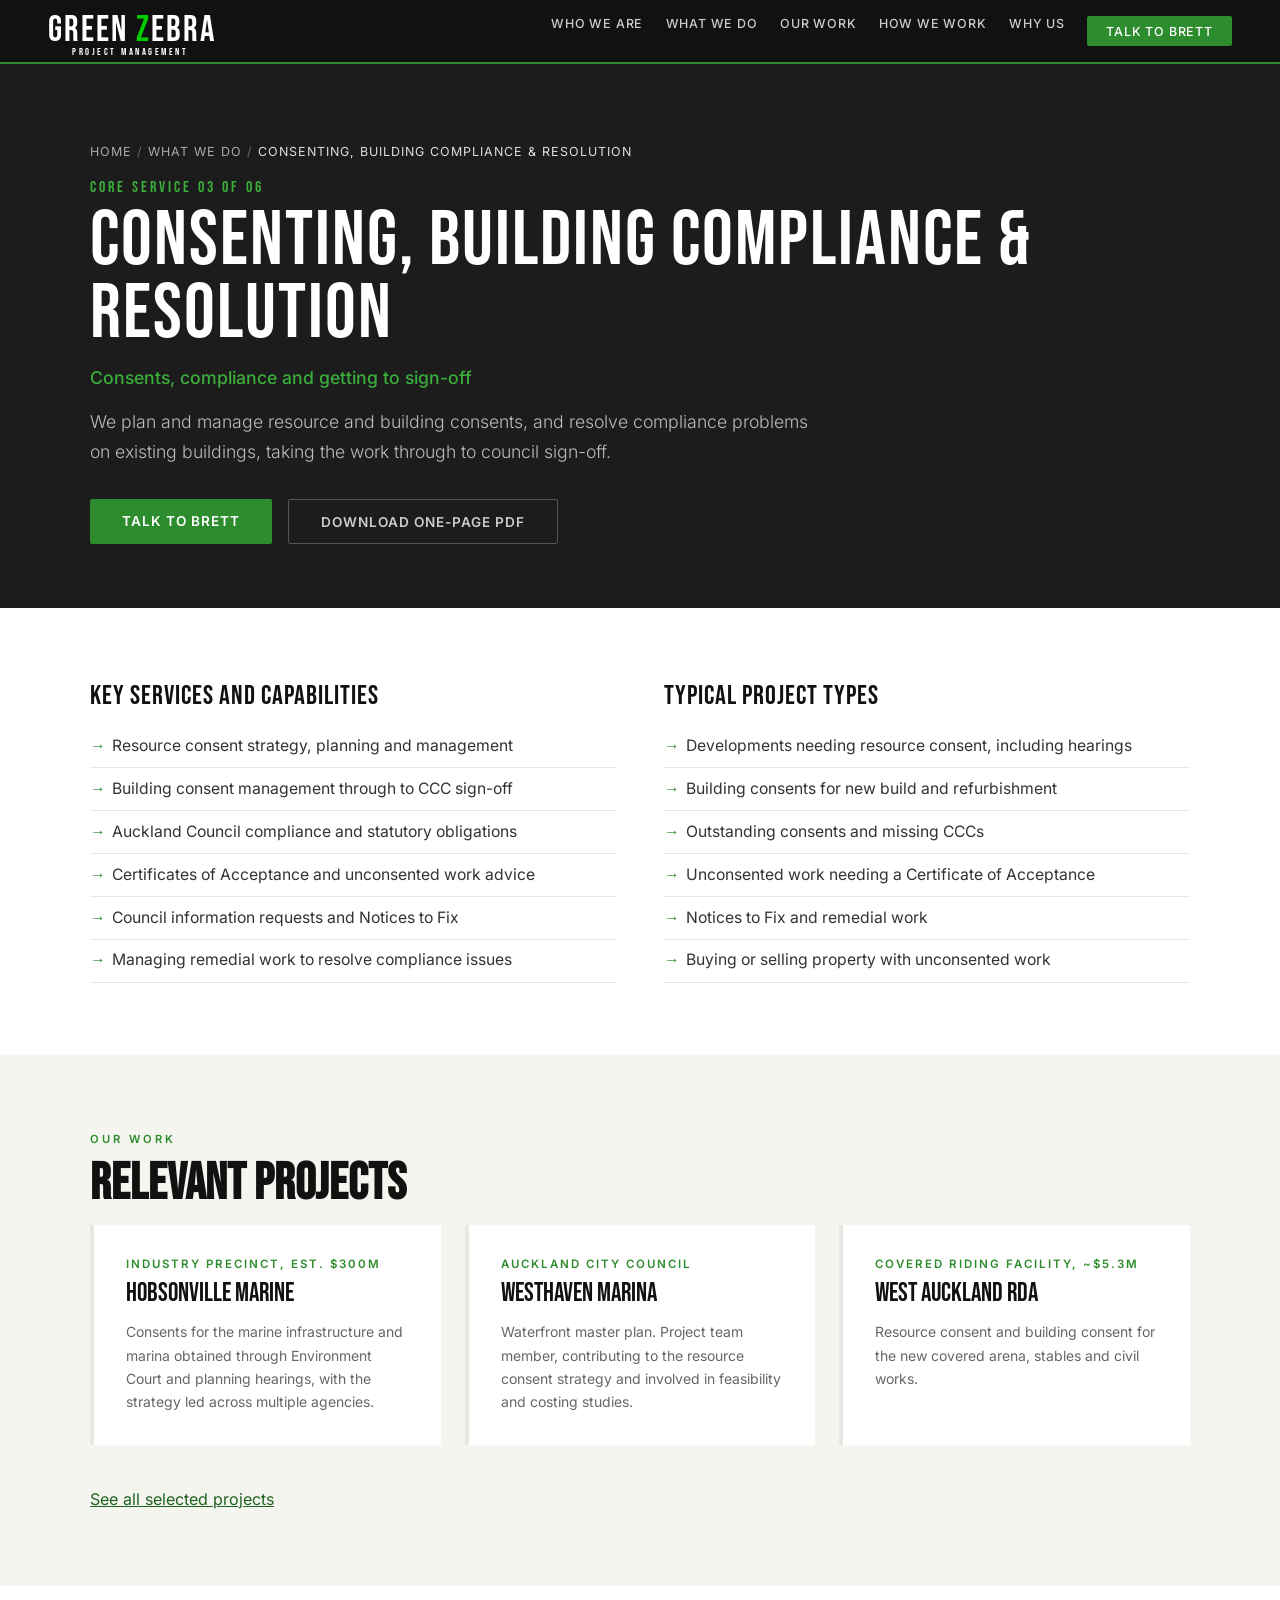
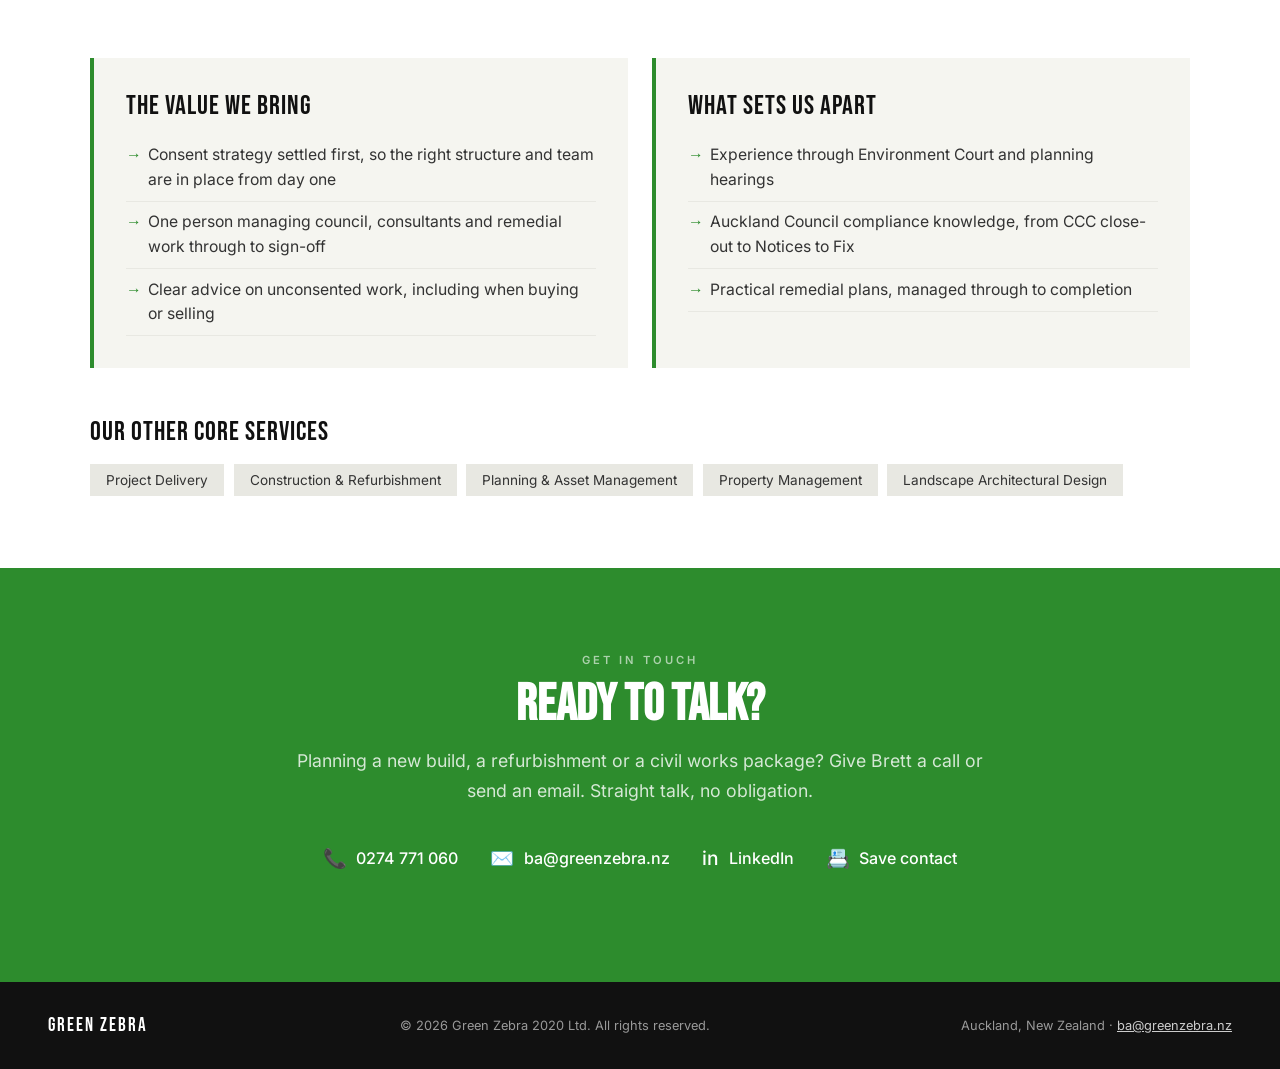
<file: services/consenting-building-compliance-and-resolution/index.html>
<!DOCTYPE html>
<html lang="en-NZ">
<head>
<meta charset="UTF-8">
<meta name="viewport" content="width=device-width, initial-scale=1.0">
<title>Consenting, Building Compliance &amp; Resolution | Green Zebra 2020 Ltd, Auckland</title>
<meta name="description" content="We plan and manage resource and building consents, and resolve compliance problems on existing buildings, taking the work through to council sign-off.">
<link rel="canonical" href="https://www.greenzebra.nz/services/consenting-building-compliance-and-resolution/">
<meta name="theme-color" content="#111111">
<link rel="icon" type="image/svg+xml" href="../../assets/favicon.svg">
<meta property="og:type" content="website">
<meta property="og:site_name" content="Green Zebra 2020 Ltd">
<meta property="og:title" content="Consenting, Building Compliance &amp; Resolution | Green Zebra 2020 Ltd, Auckland">
<meta property="og:description" content="We plan and manage resource and building consents, and resolve compliance problems on existing buildings, taking the work through to council sign-off.">
<meta property="og:url" content="https://www.greenzebra.nz/services/consenting-building-compliance-and-resolution/">
<meta property="og:locale" content="en_NZ">
<meta name="twitter:card" content="summary">
<link rel="stylesheet" href="../../assets/site.css">
<script type="application/ld+json">
{
  "@context": "https://schema.org",
  "@type": "Service",
  "name": "Consenting, Building Compliance & Resolution",
  "description": "We plan and manage resource and building consents, and resolve compliance problems on existing buildings, taking the work through to council sign-off.",
  "provider": {
    "@type": "ProfessionalService",
    "name": "Green Zebra 2020 Ltd",
    "url": "https://www.greenzebra.nz/"
  },
  "areaServed": {
    "@type": "City",
    "name": "Auckland"
  },
  "url": "https://www.greenzebra.nz/services/consenting-building-compliance-and-resolution/"
}
</script>
</head>
<body>
<a class="skip-link" href="#main">Skip to content</a>
<nav aria-label="Main">
  <a class="nav-logo" href="../../index.html" aria-label="Green Zebra home">
    <svg xmlns="http://www.w3.org/2000/svg" width="200" height="52" viewBox="0 0 200 52" aria-label="Green Zebra Project Management">
      <text x="0" y="36" font-family="'Bebas Neue', sans-serif" font-size="36" letter-spacing="2" fill="white">GREEN <tspan fill="#00cc00">Z</tspan>EBRA</text>
      <rect x="0" y="40" width="200" height="12" fill="#111"/>
      <text x="82" y="50" font-family="'Bebas Neue', sans-serif" font-size="9.5" letter-spacing="2.5" fill="white" text-anchor="middle">PROJECT MANAGEMENT</text>
    </svg>
  </a>
  <div class="nav-links">
    <a href="../../index.html#who-we-are">Who We Are</a>
    <a href="../../index.html#what-we-do">What We Do</a>
    <a href="../../index.html#our-work">Our Work</a>
    <a href="../../index.html#how-we-work">How We Work</a>
    <a href="../../index.html#why-us">Why Us</a>
    <a href="../../index.html#contact" class="nav-cta">Talk to Brett</a>
  </div>
</nav>
<main id="main">
<section class="page-hero">
  <div class="section-inner">
    <div class="crumbs"><a href="../../index.html">Home</a> <span>/</span> <a href="../../index.html#what-we-do">What We Do</a> <span>/</span> <span style="color:#ddd">Consenting, Building Compliance &amp; Resolution</span></div>
    <div class="tag-num">Core service 03 of 06</div>
    <h1>Consenting, Building Compliance &amp; Resolution</h1>
    <p class="tagline">Consents, compliance and getting to sign-off</p>
    <p class="intro">We plan and manage resource and building consents, and resolve compliance problems on existing buildings, taking the work through to council sign-off.</p>
    <div class="hero-actions">
      <a href="#contact" class="btn btn-primary">Talk to Brett</a>
      <a href="../../downloads/green-zebra-04-consenting-building-compliance-and-resolution.pdf" class="btn btn-outline" download>Download one-page PDF</a>
    </div>
  </div>
</section>
<section style="background:white; padding:4.5rem 3rem;">
  <div class="section-inner">
    <div class="svc-two">
      <div><h2 class="svc-h">Key services and capabilities</h2><ul class="svc-list"><li>Resource consent strategy, planning and management</li><li>Building consent management through to CCC sign-off</li><li>Auckland Council compliance and statutory obligations</li><li>Certificates of Acceptance and unconsented work advice</li><li>Council information requests and Notices to Fix</li><li>Managing remedial work to resolve compliance issues</li></ul></div>
      <div><h2 class="svc-h">Typical project types</h2><ul class="svc-list"><li>Developments needing resource consent, including hearings</li><li>Building consents for new build and refurbishment</li><li>Outstanding consents and missing CCCs</li><li>Unconsented work needing a Certificate of Acceptance</li><li>Notices to Fix and remedial work</li><li>Buying or selling property with unconsented work</li></ul></div>
    </div>
  </div>
</section>
<section style="background:var(--off-white); padding:4.5rem 3rem;">
  <div class="section-inner">
    <div class="section-tag">Our Work</div>
    <h2 class="section-title">Relevant Projects</h2>
    <div class="projects-grid">
      <div class="project-card"><div class="project-value">Industry precinct, est. $300M</div><div class="project-name">Hobsonville Marine</div><p class="project-desc">Consents for the marine infrastructure and marina obtained through Environment Court and planning hearings, with the strategy led across multiple agencies.</p></div>
      <div class="project-card"><div class="project-value">Auckland City Council</div><div class="project-name">Westhaven Marina</div><p class="project-desc">Waterfront master plan. Project team member, contributing to the resource consent strategy and involved in feasibility and costing studies.</p></div>
      <div class="project-card"><div class="project-value">Covered riding facility, ~$5.3M</div><div class="project-name">West Auckland RDA</div><p class="project-desc">Resource consent and building consent for the new covered arena, stables and civil works.</p></div>
    </div>
    <p class="projects-note"><a href="../../index.html#our-work" style="color:var(--green-dark)">See all selected projects</a></p>
  </div>
</section>
<section style="background:white; padding:4.5rem 3rem;">
  <div class="section-inner">
    <div class="panel-two">
      <div class="panel alt"><h2 class="svc-h">The value we bring</h2><ul class="svc-list"><li>Consent strategy settled first, so the right structure and team are in place from day one</li><li>One person managing council, consultants and remedial work through to sign-off</li><li>Clear advice on unconsented work, including when buying or selling</li></ul></div>
      <div class="panel alt"><h2 class="svc-h">What sets us apart</h2><ul class="svc-list"><li>Experience through Environment Court and planning hearings</li><li>Auckland Council compliance knowledge, from CCC close-out to Notices to Fix</li><li>Practical remedial plans, managed through to completion</li></ul></div>
    </div>
    <h2 class="svc-h" style="margin-top:3rem">Our other core services</h2>
    <div class="other-areas"><a href="../../services/project-delivery/index.html">Project Delivery</a><a href="../../services/construction-and-refurbishment/index.html">Construction &amp; Refurbishment</a><a href="../../services/planning-and-asset-management/index.html">Planning &amp; Asset Management</a><a href="../../services/property-management/index.html">Property Management</a><a href="../../services/landscape-architectural-design/index.html">Landscape Architectural Design</a></div>
  </div>
</section>
<section class="cta-section" id="contact">
  <div class="cta-inner">
    <div class="section-tag" style="color:rgba(255,255,255,0.6)">Get In Touch</div>
    <h2 class="section-title" style="color:white; margin-bottom:1rem">Ready to Talk?</h2>
    <p>Planning a new build, a refurbishment or a civil works package? Give Brett a call or send an email. Straight talk, no obligation.</p>
    <div class="cta-contact-grid">
      <a href="tel:0274771060" class="cta-contact-item"><span class="contact-icon" aria-hidden="true">&#128222;</span> 0274 771 060</a>
      <a href="mailto:ba@greenzebra.nz" class="cta-contact-item"><span class="contact-icon" aria-hidden="true">&#9993;&#65039;</span> ba@greenzebra.nz</a>
      <a href="https://www.linkedin.com/in/brett-archer" target="_blank" rel="noopener" class="cta-contact-item"><span class="contact-icon" aria-hidden="true">in</span> LinkedIn</a>
      <a href="../../brett.vcf" class="cta-contact-item" download><span class="contact-icon" aria-hidden="true">&#128199;</span> Save contact</a>
    </div>
  </div>
</section>
</main>
<footer>
  <span class="footer-brand">GREEN ZEBRA</span>
  <span>&copy; 2026 Green Zebra 2020 Ltd. All rights reserved.</span>
  <span>Auckland, New Zealand &middot; <a href="mailto:ba@greenzebra.nz">ba@greenzebra.nz</a></span>
</footer>
</body>
</html>
</file>
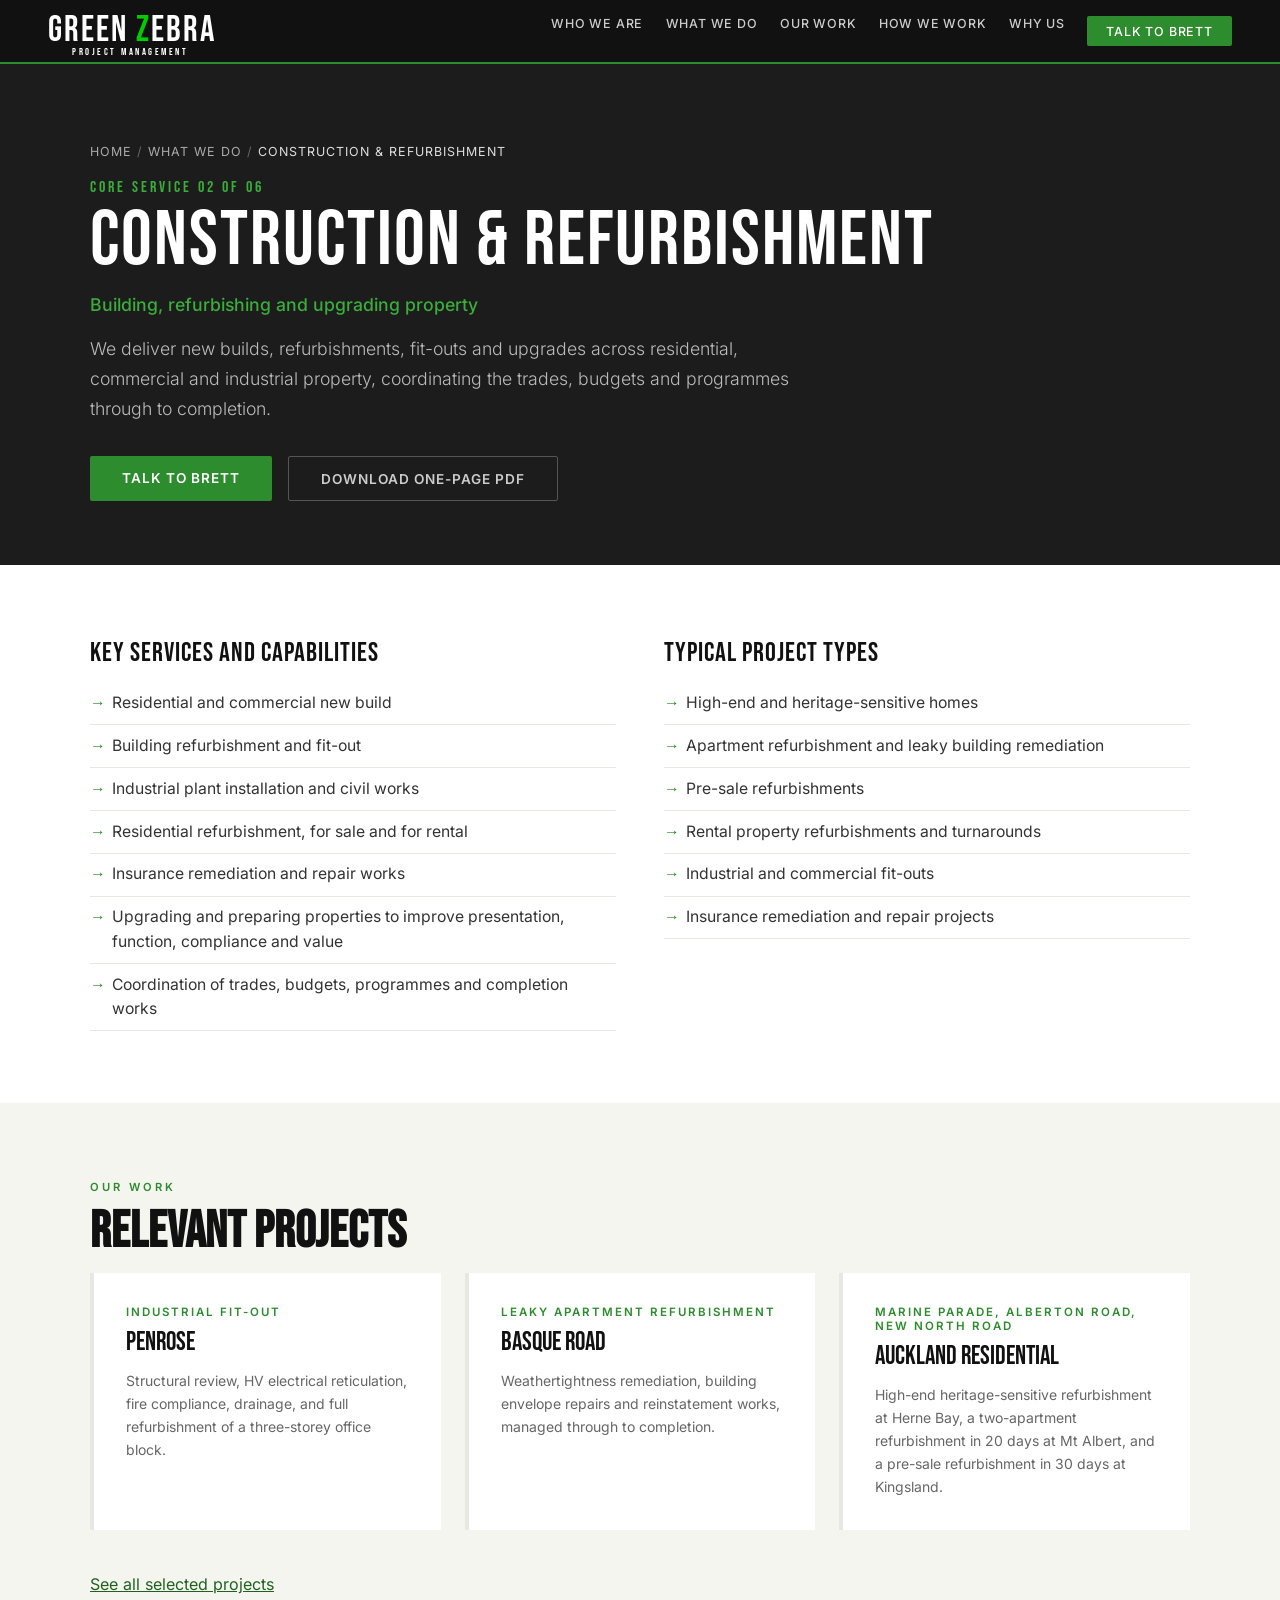
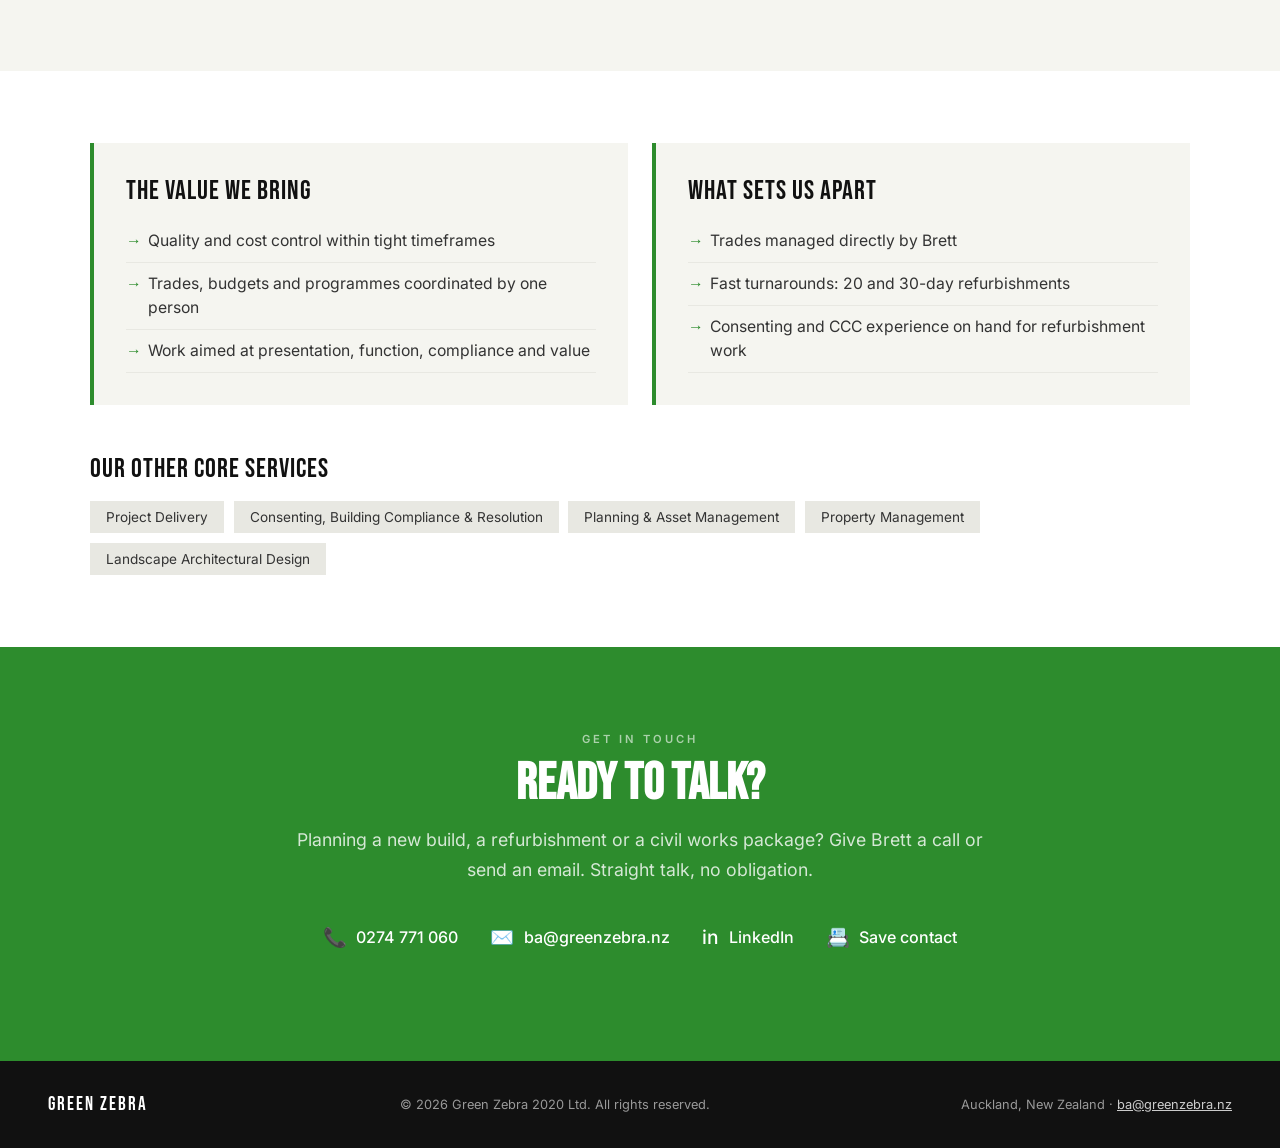
<file: services/construction-and-refurbishment/index.html>
<!DOCTYPE html>
<html lang="en-NZ">
<head>
<meta charset="UTF-8">
<meta name="viewport" content="width=device-width, initial-scale=1.0">
<title>Construction &amp; Refurbishment | Green Zebra 2020 Ltd, Auckland</title>
<meta name="description" content="We deliver new builds, refurbishments, fit-outs and upgrades across residential, commercial and industrial property, coordinating the trades, budgets and...">
<link rel="canonical" href="https://www.greenzebra.nz/services/construction-and-refurbishment/">
<meta name="theme-color" content="#111111">
<link rel="icon" type="image/svg+xml" href="../../assets/favicon.svg">
<meta property="og:type" content="website">
<meta property="og:site_name" content="Green Zebra 2020 Ltd">
<meta property="og:title" content="Construction &amp; Refurbishment | Green Zebra 2020 Ltd, Auckland">
<meta property="og:description" content="We deliver new builds, refurbishments, fit-outs and upgrades across residential, commercial and industrial property, coordinating the trades, budgets and...">
<meta property="og:url" content="https://www.greenzebra.nz/services/construction-and-refurbishment/">
<meta property="og:locale" content="en_NZ">
<meta name="twitter:card" content="summary">
<link rel="stylesheet" href="../../assets/site.css">
<script type="application/ld+json">
{
  "@context": "https://schema.org",
  "@type": "Service",
  "name": "Construction & Refurbishment",
  "description": "We deliver new builds, refurbishments, fit-outs and upgrades across residential, commercial and industrial property, coordinating the trades, budgets and programmes through to completion.",
  "provider": {
    "@type": "ProfessionalService",
    "name": "Green Zebra 2020 Ltd",
    "url": "https://www.greenzebra.nz/"
  },
  "areaServed": {
    "@type": "City",
    "name": "Auckland"
  },
  "url": "https://www.greenzebra.nz/services/construction-and-refurbishment/"
}
</script>
</head>
<body>
<a class="skip-link" href="#main">Skip to content</a>
<nav aria-label="Main">
  <a class="nav-logo" href="../../index.html" aria-label="Green Zebra home">
    <svg xmlns="http://www.w3.org/2000/svg" width="200" height="52" viewBox="0 0 200 52" aria-label="Green Zebra Project Management">
      <text x="0" y="36" font-family="'Bebas Neue', sans-serif" font-size="36" letter-spacing="2" fill="white">GREEN <tspan fill="#00cc00">Z</tspan>EBRA</text>
      <rect x="0" y="40" width="200" height="12" fill="#111"/>
      <text x="82" y="50" font-family="'Bebas Neue', sans-serif" font-size="9.5" letter-spacing="2.5" fill="white" text-anchor="middle">PROJECT MANAGEMENT</text>
    </svg>
  </a>
  <div class="nav-links">
    <a href="../../index.html#who-we-are">Who We Are</a>
    <a href="../../index.html#what-we-do">What We Do</a>
    <a href="../../index.html#our-work">Our Work</a>
    <a href="../../index.html#how-we-work">How We Work</a>
    <a href="../../index.html#why-us">Why Us</a>
    <a href="../../index.html#contact" class="nav-cta">Talk to Brett</a>
  </div>
</nav>
<main id="main">
<section class="page-hero">
  <div class="section-inner">
    <div class="crumbs"><a href="../../index.html">Home</a> <span>/</span> <a href="../../index.html#what-we-do">What We Do</a> <span>/</span> <span style="color:#ddd">Construction &amp; Refurbishment</span></div>
    <div class="tag-num">Core service 02 of 06</div>
    <h1>Construction &amp; Refurbishment</h1>
    <p class="tagline">Building, refurbishing and upgrading property</p>
    <p class="intro">We deliver new builds, refurbishments, fit-outs and upgrades across residential, commercial and industrial property, coordinating the trades, budgets and programmes through to completion.</p>
    <div class="hero-actions">
      <a href="#contact" class="btn btn-primary">Talk to Brett</a>
      <a href="../../downloads/green-zebra-03-construction-and-refurbishment.pdf" class="btn btn-outline" download>Download one-page PDF</a>
    </div>
  </div>
</section>
<section style="background:white; padding:4.5rem 3rem;">
  <div class="section-inner">
    <div class="svc-two">
      <div><h2 class="svc-h">Key services and capabilities</h2><ul class="svc-list"><li>Residential and commercial new build</li><li>Building refurbishment and fit-out</li><li>Industrial plant installation and civil works</li><li>Residential refurbishment, for sale and for rental</li><li>Insurance remediation and repair works</li><li>Upgrading and preparing properties to improve presentation, function, compliance and value</li><li>Coordination of trades, budgets, programmes and completion works</li></ul></div>
      <div><h2 class="svc-h">Typical project types</h2><ul class="svc-list"><li>High-end and heritage-sensitive homes</li><li>Apartment refurbishment and leaky building remediation</li><li>Pre-sale refurbishments</li><li>Rental property refurbishments and turnarounds</li><li>Industrial and commercial fit-outs</li><li>Insurance remediation and repair projects</li></ul></div>
    </div>
  </div>
</section>
<section style="background:var(--off-white); padding:4.5rem 3rem;">
  <div class="section-inner">
    <div class="section-tag">Our Work</div>
    <h2 class="section-title">Relevant Projects</h2>
    <div class="projects-grid">
      <div class="project-card"><div class="project-value">Industrial fit-out</div><div class="project-name">Penrose</div><p class="project-desc">Structural review, HV electrical reticulation, fire compliance, drainage, and full refurbishment of a three-storey office block.</p></div>
      <div class="project-card"><div class="project-value">Leaky apartment refurbishment</div><div class="project-name">Basque Road</div><p class="project-desc">Weathertightness remediation, building envelope repairs and reinstatement works, managed through to completion.</p></div>
      <div class="project-card"><div class="project-value">Marine Parade, Alberton Road, New North Road</div><div class="project-name">Auckland residential</div><p class="project-desc">High-end heritage-sensitive refurbishment at Herne Bay, a two-apartment refurbishment in 20 days at Mt Albert, and a pre-sale refurbishment in 30 days at Kingsland.</p></div>
    </div>
    <p class="projects-note"><a href="../../index.html#our-work" style="color:var(--green-dark)">See all selected projects</a></p>
  </div>
</section>
<section style="background:white; padding:4.5rem 3rem;">
  <div class="section-inner">
    <div class="panel-two">
      <div class="panel alt"><h2 class="svc-h">The value we bring</h2><ul class="svc-list"><li>Quality and cost control within tight timeframes</li><li>Trades, budgets and programmes coordinated by one person</li><li>Work aimed at presentation, function, compliance and value</li></ul></div>
      <div class="panel alt"><h2 class="svc-h">What sets us apart</h2><ul class="svc-list"><li>Trades managed directly by Brett</li><li>Fast turnarounds: 20 and 30-day refurbishments</li><li>Consenting and CCC experience on hand for refurbishment work</li></ul></div>
    </div>
    <h2 class="svc-h" style="margin-top:3rem">Our other core services</h2>
    <div class="other-areas"><a href="../../services/project-delivery/index.html">Project Delivery</a><a href="../../services/consenting-building-compliance-and-resolution/index.html">Consenting, Building Compliance &amp; Resolution</a><a href="../../services/planning-and-asset-management/index.html">Planning &amp; Asset Management</a><a href="../../services/property-management/index.html">Property Management</a><a href="../../services/landscape-architectural-design/index.html">Landscape Architectural Design</a></div>
  </div>
</section>
<section class="cta-section" id="contact">
  <div class="cta-inner">
    <div class="section-tag" style="color:rgba(255,255,255,0.6)">Get In Touch</div>
    <h2 class="section-title" style="color:white; margin-bottom:1rem">Ready to Talk?</h2>
    <p>Planning a new build, a refurbishment or a civil works package? Give Brett a call or send an email. Straight talk, no obligation.</p>
    <div class="cta-contact-grid">
      <a href="tel:0274771060" class="cta-contact-item"><span class="contact-icon" aria-hidden="true">&#128222;</span> 0274 771 060</a>
      <a href="mailto:ba@greenzebra.nz" class="cta-contact-item"><span class="contact-icon" aria-hidden="true">&#9993;&#65039;</span> ba@greenzebra.nz</a>
      <a href="https://www.linkedin.com/in/brett-archer" target="_blank" rel="noopener" class="cta-contact-item"><span class="contact-icon" aria-hidden="true">in</span> LinkedIn</a>
      <a href="../../brett.vcf" class="cta-contact-item" download><span class="contact-icon" aria-hidden="true">&#128199;</span> Save contact</a>
    </div>
  </div>
</section>
</main>
<footer>
  <span class="footer-brand">GREEN ZEBRA</span>
  <span>&copy; 2026 Green Zebra 2020 Ltd. All rights reserved.</span>
  <span>Auckland, New Zealand &middot; <a href="mailto:ba@greenzebra.nz">ba@greenzebra.nz</a></span>
</footer>
</body>
</html>
</file>
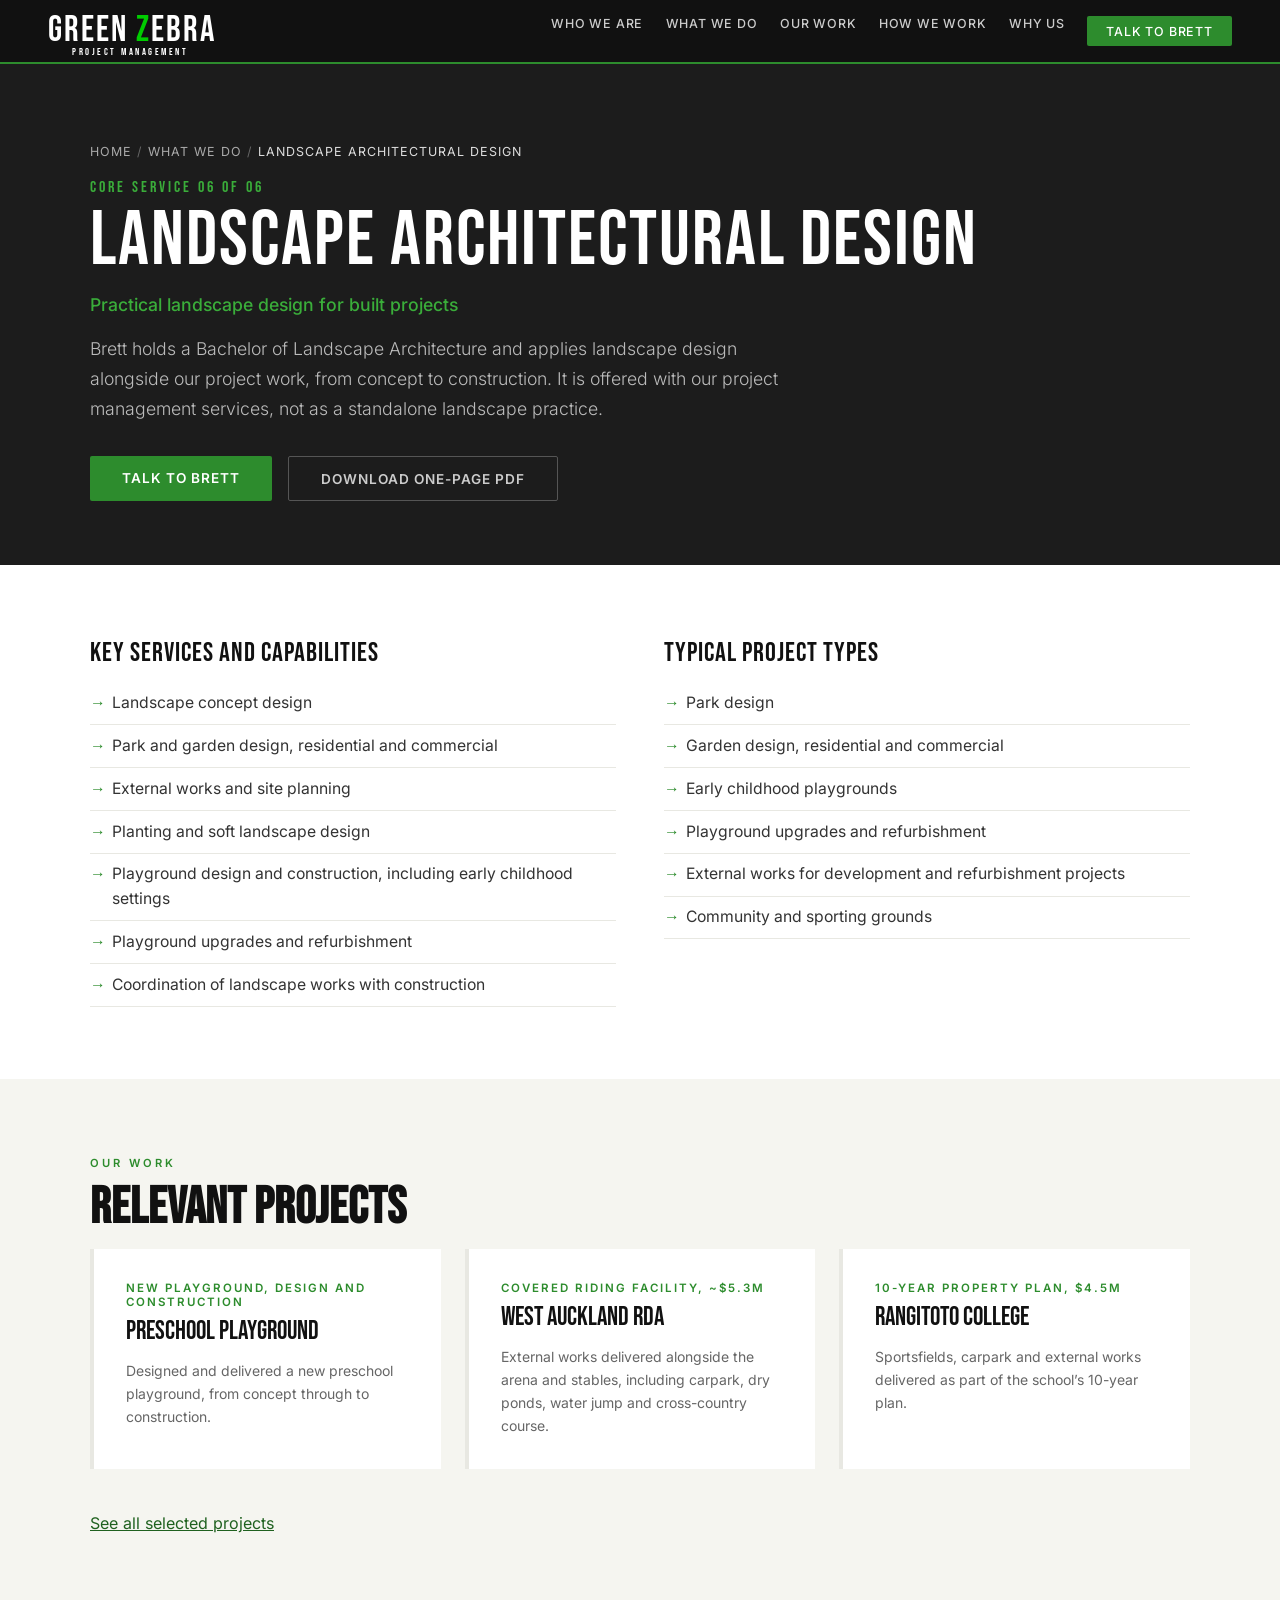
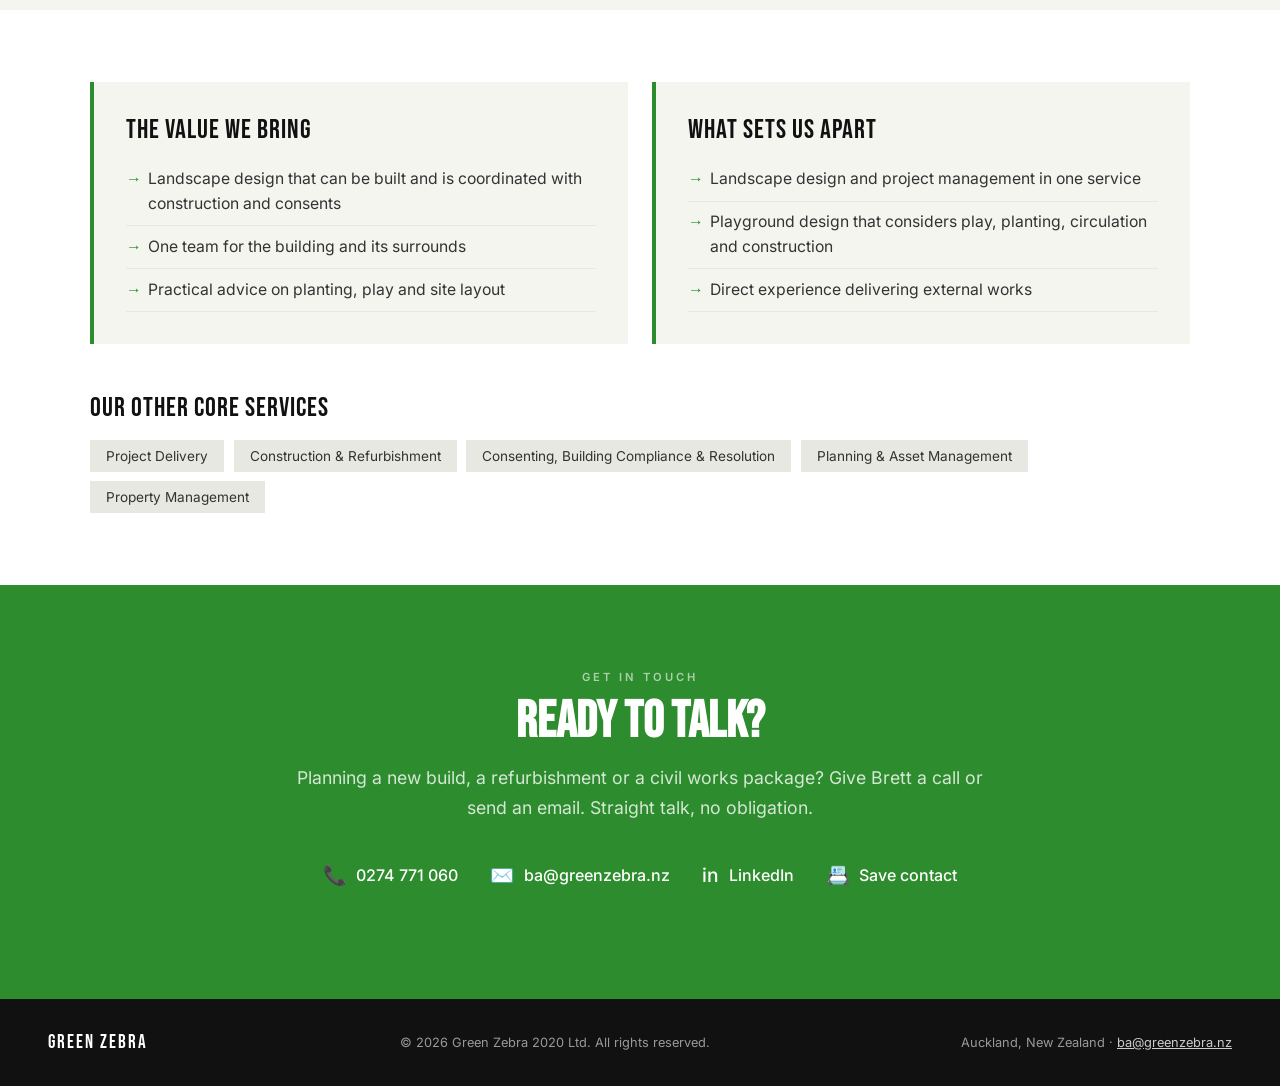
<file: services/landscape-architectural-design/index.html>
<!DOCTYPE html>
<html lang="en-NZ">
<head>
<meta charset="UTF-8">
<meta name="viewport" content="width=device-width, initial-scale=1.0">
<title>Landscape Architectural Design | Green Zebra 2020 Ltd, Auckland</title>
<meta name="description" content="Brett holds a Bachelor of Landscape Architecture and applies landscape design alongside our project work, from concept to construction. It is offered with...">
<link rel="canonical" href="https://www.greenzebra.nz/services/landscape-architectural-design/">
<meta name="theme-color" content="#111111">
<link rel="icon" type="image/svg+xml" href="../../assets/favicon.svg">
<meta property="og:type" content="website">
<meta property="og:site_name" content="Green Zebra 2020 Ltd">
<meta property="og:title" content="Landscape Architectural Design | Green Zebra 2020 Ltd, Auckland">
<meta property="og:description" content="Brett holds a Bachelor of Landscape Architecture and applies landscape design alongside our project work, from concept to construction. It is offered with...">
<meta property="og:url" content="https://www.greenzebra.nz/services/landscape-architectural-design/">
<meta property="og:locale" content="en_NZ">
<meta name="twitter:card" content="summary">
<link rel="stylesheet" href="../../assets/site.css">
<script type="application/ld+json">
{
  "@context": "https://schema.org",
  "@type": "Service",
  "name": "Landscape Architectural Design",
  "description": "Brett holds a Bachelor of Landscape Architecture and applies landscape design alongside our project work, from concept to construction. It is offered with our project management services, not as a standalone landscape practice.",
  "provider": {
    "@type": "ProfessionalService",
    "name": "Green Zebra 2020 Ltd",
    "url": "https://www.greenzebra.nz/"
  },
  "areaServed": {
    "@type": "City",
    "name": "Auckland"
  },
  "url": "https://www.greenzebra.nz/services/landscape-architectural-design/"
}
</script>
</head>
<body>
<a class="skip-link" href="#main">Skip to content</a>
<nav aria-label="Main">
  <a class="nav-logo" href="../../index.html" aria-label="Green Zebra home">
    <svg xmlns="http://www.w3.org/2000/svg" width="200" height="52" viewBox="0 0 200 52" aria-label="Green Zebra Project Management">
      <text x="0" y="36" font-family="'Bebas Neue', sans-serif" font-size="36" letter-spacing="2" fill="white">GREEN <tspan fill="#00cc00">Z</tspan>EBRA</text>
      <rect x="0" y="40" width="200" height="12" fill="#111"/>
      <text x="82" y="50" font-family="'Bebas Neue', sans-serif" font-size="9.5" letter-spacing="2.5" fill="white" text-anchor="middle">PROJECT MANAGEMENT</text>
    </svg>
  </a>
  <div class="nav-links">
    <a href="../../index.html#who-we-are">Who We Are</a>
    <a href="../../index.html#what-we-do">What We Do</a>
    <a href="../../index.html#our-work">Our Work</a>
    <a href="../../index.html#how-we-work">How We Work</a>
    <a href="../../index.html#why-us">Why Us</a>
    <a href="../../index.html#contact" class="nav-cta">Talk to Brett</a>
  </div>
</nav>
<main id="main">
<section class="page-hero">
  <div class="section-inner">
    <div class="crumbs"><a href="../../index.html">Home</a> <span>/</span> <a href="../../index.html#what-we-do">What We Do</a> <span>/</span> <span style="color:#ddd">Landscape Architectural Design</span></div>
    <div class="tag-num">Core service 06 of 06</div>
    <h1>Landscape Architectural Design</h1>
    <p class="tagline">Practical landscape design for built projects</p>
    <p class="intro">Brett holds a Bachelor of Landscape Architecture and applies landscape design alongside our project work, from concept to construction. It is offered with our project management services, not as a standalone landscape practice.</p>
    <div class="hero-actions">
      <a href="#contact" class="btn btn-primary">Talk to Brett</a>
      <a href="../../downloads/green-zebra-07-landscape-architectural-design.pdf" class="btn btn-outline" download>Download one-page PDF</a>
    </div>
  </div>
</section>
<section style="background:white; padding:4.5rem 3rem;">
  <div class="section-inner">
    <div class="svc-two">
      <div><h2 class="svc-h">Key services and capabilities</h2><ul class="svc-list"><li>Landscape concept design</li><li>Park and garden design, residential and commercial</li><li>External works and site planning</li><li>Planting and soft landscape design</li><li>Playground design and construction, including early childhood settings</li><li>Playground upgrades and refurbishment</li><li>Coordination of landscape works with construction</li></ul></div>
      <div><h2 class="svc-h">Typical project types</h2><ul class="svc-list"><li>Park design</li><li>Garden design, residential and commercial</li><li>Early childhood playgrounds</li><li>Playground upgrades and refurbishment</li><li>External works for development and refurbishment projects</li><li>Community and sporting grounds</li></ul></div>
    </div>
  </div>
</section>
<section style="background:var(--off-white); padding:4.5rem 3rem;">
  <div class="section-inner">
    <div class="section-tag">Our Work</div>
    <h2 class="section-title">Relevant Projects</h2>
    <div class="projects-grid">
      <div class="project-card"><div class="project-value">New playground, design and construction</div><div class="project-name">Preschool playground</div><p class="project-desc">Designed and delivered a new preschool playground, from concept through to construction.</p></div>
      <div class="project-card"><div class="project-value">Covered riding facility, ~$5.3M</div><div class="project-name">West Auckland RDA</div><p class="project-desc">External works delivered alongside the arena and stables, including carpark, dry ponds, water jump and cross-country course.</p></div>
      <div class="project-card"><div class="project-value">10-year property plan, $4.5M</div><div class="project-name">Rangitoto College</div><p class="project-desc">Sportsfields, carpark and external works delivered as part of the school’s 10-year plan.</p></div>
    </div>
    <p class="projects-note"><a href="../../index.html#our-work" style="color:var(--green-dark)">See all selected projects</a></p>
  </div>
</section>
<section style="background:white; padding:4.5rem 3rem;">
  <div class="section-inner">
    <div class="panel-two">
      <div class="panel alt"><h2 class="svc-h">The value we bring</h2><ul class="svc-list"><li>Landscape design that can be built and is coordinated with construction and consents</li><li>One team for the building and its surrounds</li><li>Practical advice on planting, play and site layout</li></ul></div>
      <div class="panel alt"><h2 class="svc-h">What sets us apart</h2><ul class="svc-list"><li>Landscape design and project management in one service</li><li>Playground design that considers play, planting, circulation and construction</li><li>Direct experience delivering external works</li></ul></div>
    </div>
    <h2 class="svc-h" style="margin-top:3rem">Our other core services</h2>
    <div class="other-areas"><a href="../../services/project-delivery/index.html">Project Delivery</a><a href="../../services/construction-and-refurbishment/index.html">Construction &amp; Refurbishment</a><a href="../../services/consenting-building-compliance-and-resolution/index.html">Consenting, Building Compliance &amp; Resolution</a><a href="../../services/planning-and-asset-management/index.html">Planning &amp; Asset Management</a><a href="../../services/property-management/index.html">Property Management</a></div>
  </div>
</section>
<section class="cta-section" id="contact">
  <div class="cta-inner">
    <div class="section-tag" style="color:rgba(255,255,255,0.6)">Get In Touch</div>
    <h2 class="section-title" style="color:white; margin-bottom:1rem">Ready to Talk?</h2>
    <p>Planning a new build, a refurbishment or a civil works package? Give Brett a call or send an email. Straight talk, no obligation.</p>
    <div class="cta-contact-grid">
      <a href="tel:0274771060" class="cta-contact-item"><span class="contact-icon" aria-hidden="true">&#128222;</span> 0274 771 060</a>
      <a href="mailto:ba@greenzebra.nz" class="cta-contact-item"><span class="contact-icon" aria-hidden="true">&#9993;&#65039;</span> ba@greenzebra.nz</a>
      <a href="https://www.linkedin.com/in/brett-archer" target="_blank" rel="noopener" class="cta-contact-item"><span class="contact-icon" aria-hidden="true">in</span> LinkedIn</a>
      <a href="../../brett.vcf" class="cta-contact-item" download><span class="contact-icon" aria-hidden="true">&#128199;</span> Save contact</a>
    </div>
  </div>
</section>
</main>
<footer>
  <span class="footer-brand">GREEN ZEBRA</span>
  <span>&copy; 2026 Green Zebra 2020 Ltd. All rights reserved.</span>
  <span>Auckland, New Zealand &middot; <a href="mailto:ba@greenzebra.nz">ba@greenzebra.nz</a></span>
</footer>
</body>
</html>
</file>
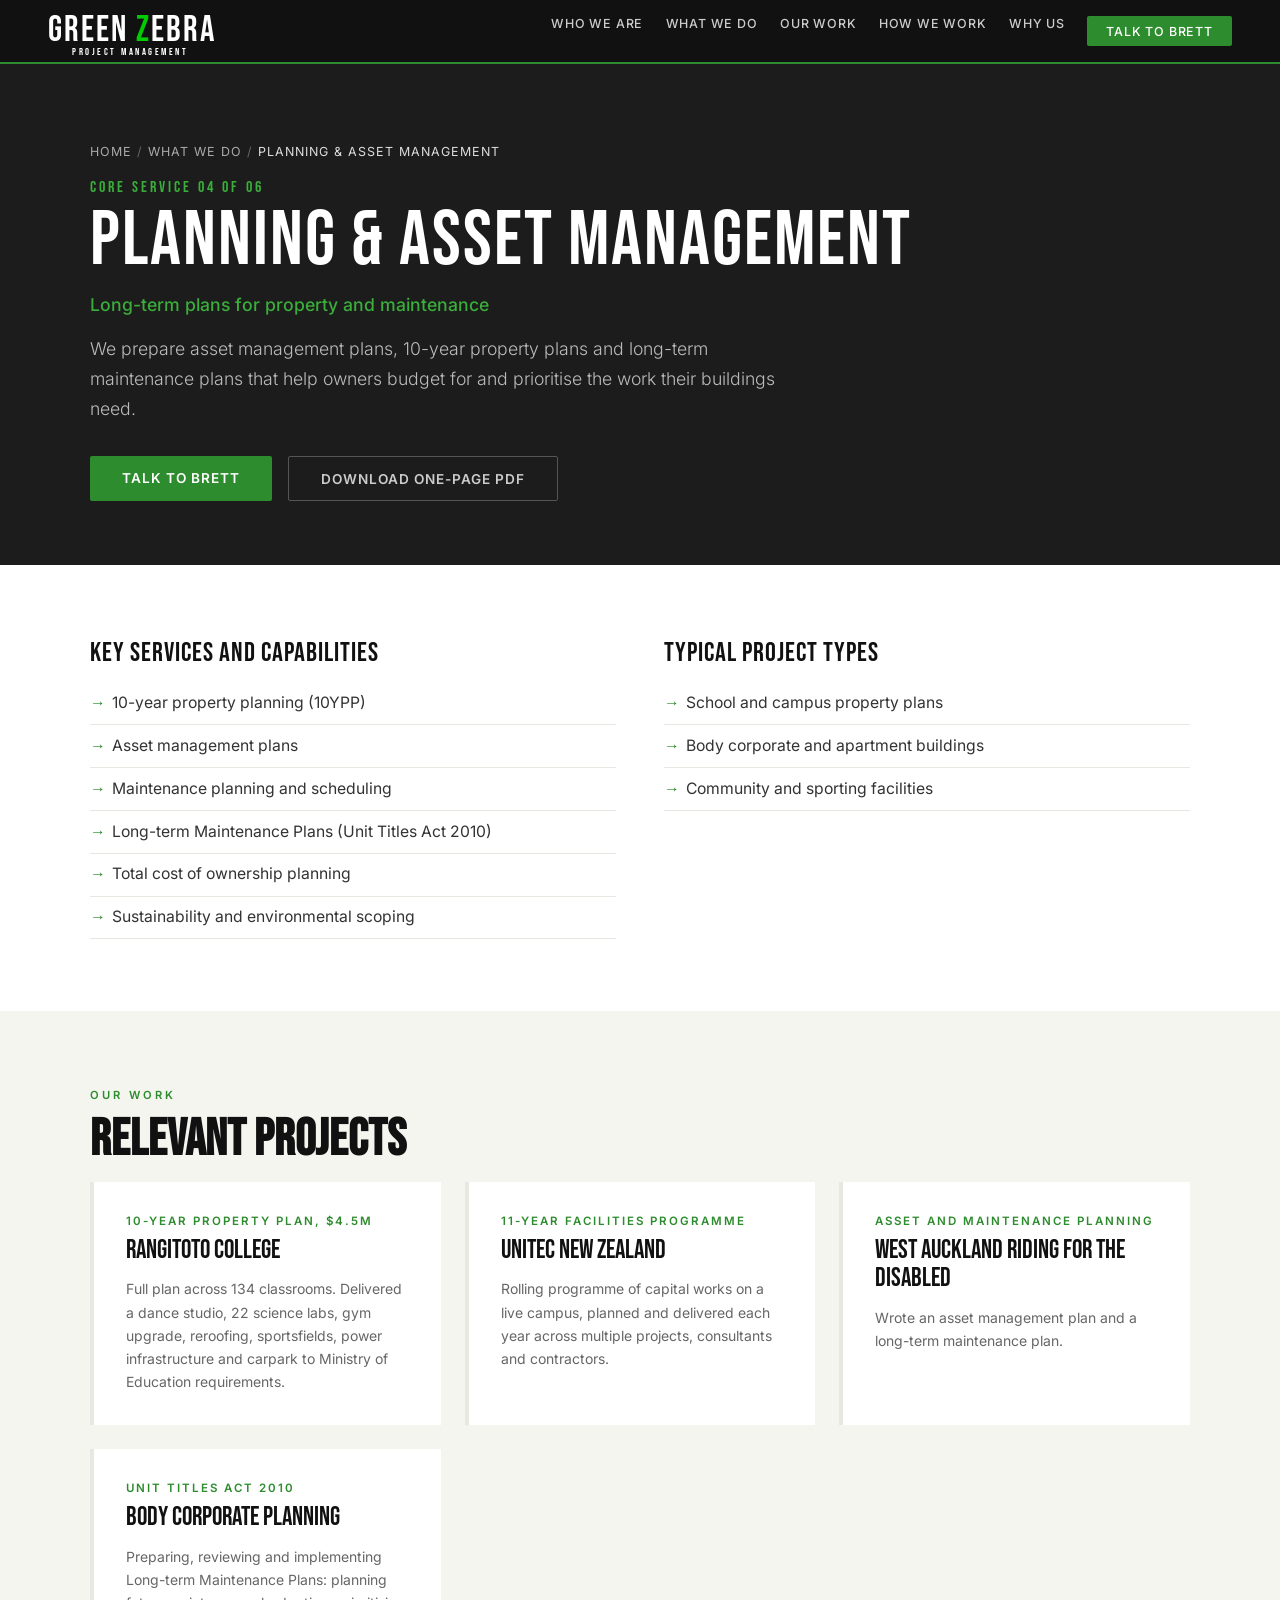
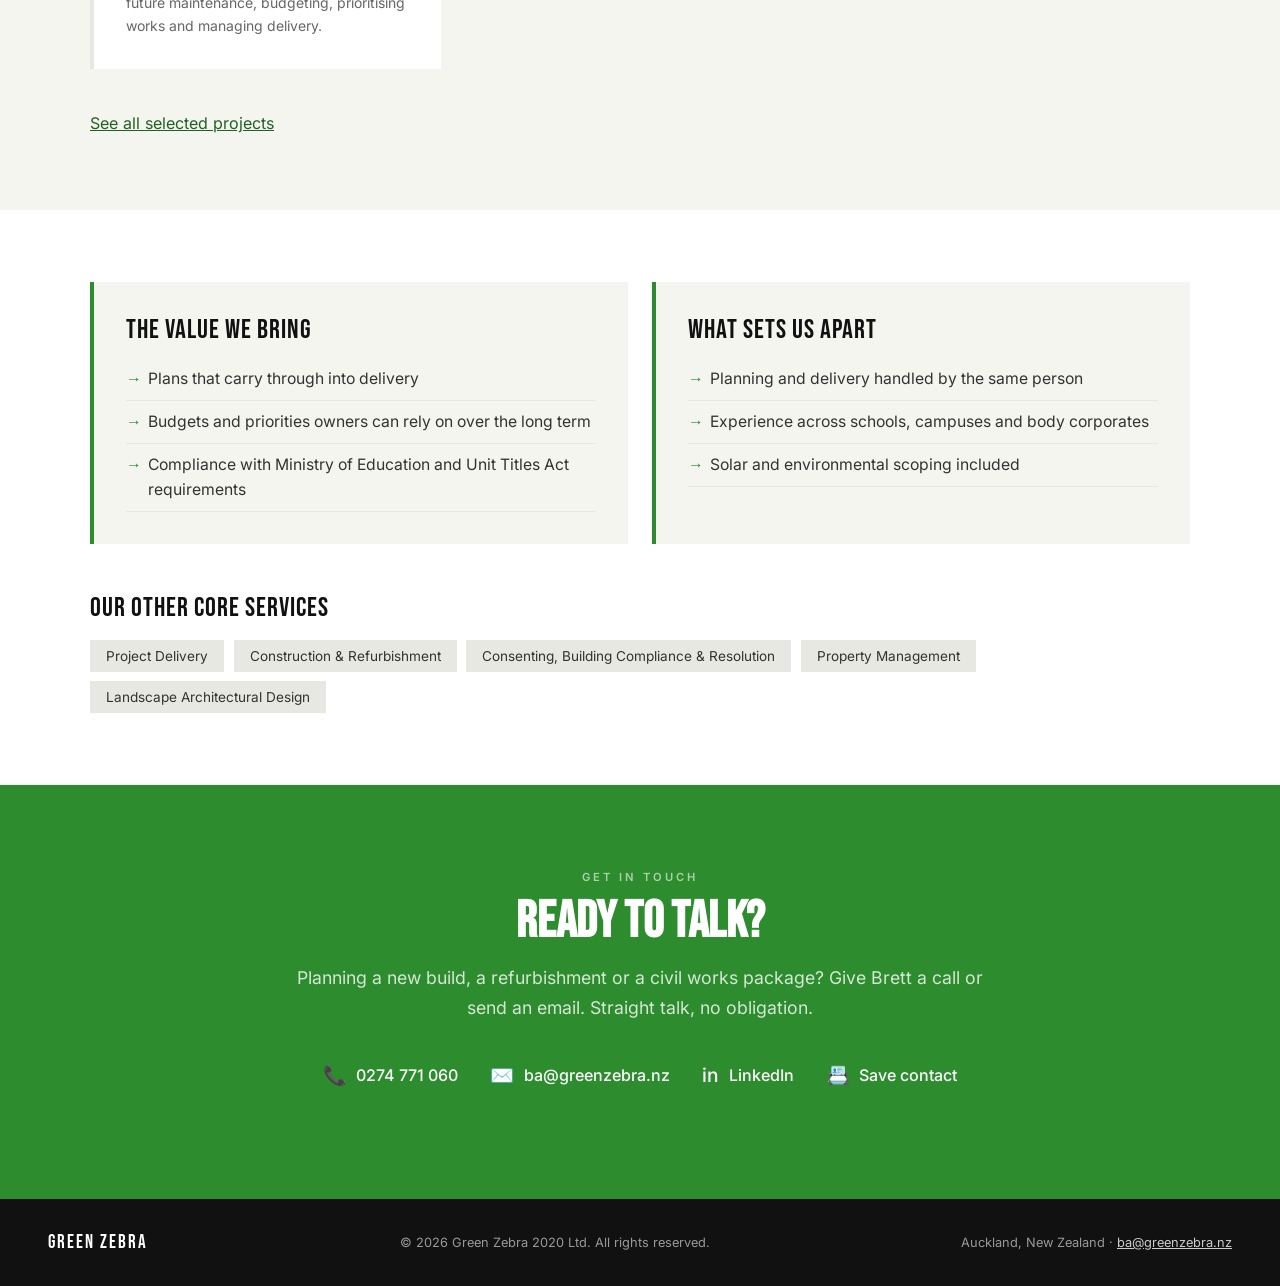
<file: services/planning-and-asset-management/index.html>
<!DOCTYPE html>
<html lang="en-NZ">
<head>
<meta charset="UTF-8">
<meta name="viewport" content="width=device-width, initial-scale=1.0">
<title>Planning &amp; Asset Management | Green Zebra 2020 Ltd, Auckland</title>
<meta name="description" content="We prepare asset management plans, 10-year property plans and long-term maintenance plans that help owners budget for and prioritise the work their...">
<link rel="canonical" href="https://www.greenzebra.nz/services/planning-and-asset-management/">
<meta name="theme-color" content="#111111">
<link rel="icon" type="image/svg+xml" href="../../assets/favicon.svg">
<meta property="og:type" content="website">
<meta property="og:site_name" content="Green Zebra 2020 Ltd">
<meta property="og:title" content="Planning &amp; Asset Management | Green Zebra 2020 Ltd, Auckland">
<meta property="og:description" content="We prepare asset management plans, 10-year property plans and long-term maintenance plans that help owners budget for and prioritise the work their...">
<meta property="og:url" content="https://www.greenzebra.nz/services/planning-and-asset-management/">
<meta property="og:locale" content="en_NZ">
<meta name="twitter:card" content="summary">
<link rel="stylesheet" href="../../assets/site.css">
<script type="application/ld+json">
{
  "@context": "https://schema.org",
  "@type": "Service",
  "name": "Planning & Asset Management",
  "description": "We prepare asset management plans, 10-year property plans and long-term maintenance plans that help owners budget for and prioritise the work their buildings need.",
  "provider": {
    "@type": "ProfessionalService",
    "name": "Green Zebra 2020 Ltd",
    "url": "https://www.greenzebra.nz/"
  },
  "areaServed": {
    "@type": "City",
    "name": "Auckland"
  },
  "url": "https://www.greenzebra.nz/services/planning-and-asset-management/"
}
</script>
</head>
<body>
<a class="skip-link" href="#main">Skip to content</a>
<nav aria-label="Main">
  <a class="nav-logo" href="../../index.html" aria-label="Green Zebra home">
    <svg xmlns="http://www.w3.org/2000/svg" width="200" height="52" viewBox="0 0 200 52" aria-label="Green Zebra Project Management">
      <text x="0" y="36" font-family="'Bebas Neue', sans-serif" font-size="36" letter-spacing="2" fill="white">GREEN <tspan fill="#00cc00">Z</tspan>EBRA</text>
      <rect x="0" y="40" width="200" height="12" fill="#111"/>
      <text x="82" y="50" font-family="'Bebas Neue', sans-serif" font-size="9.5" letter-spacing="2.5" fill="white" text-anchor="middle">PROJECT MANAGEMENT</text>
    </svg>
  </a>
  <div class="nav-links">
    <a href="../../index.html#who-we-are">Who We Are</a>
    <a href="../../index.html#what-we-do">What We Do</a>
    <a href="../../index.html#our-work">Our Work</a>
    <a href="../../index.html#how-we-work">How We Work</a>
    <a href="../../index.html#why-us">Why Us</a>
    <a href="../../index.html#contact" class="nav-cta">Talk to Brett</a>
  </div>
</nav>
<main id="main">
<section class="page-hero">
  <div class="section-inner">
    <div class="crumbs"><a href="../../index.html">Home</a> <span>/</span> <a href="../../index.html#what-we-do">What We Do</a> <span>/</span> <span style="color:#ddd">Planning &amp; Asset Management</span></div>
    <div class="tag-num">Core service 04 of 06</div>
    <h1>Planning &amp; Asset Management</h1>
    <p class="tagline">Long-term plans for property and maintenance</p>
    <p class="intro">We prepare asset management plans, 10-year property plans and long-term maintenance plans that help owners budget for and prioritise the work their buildings need.</p>
    <div class="hero-actions">
      <a href="#contact" class="btn btn-primary">Talk to Brett</a>
      <a href="../../downloads/green-zebra-05-planning-and-asset-management.pdf" class="btn btn-outline" download>Download one-page PDF</a>
    </div>
  </div>
</section>
<section style="background:white; padding:4.5rem 3rem;">
  <div class="section-inner">
    <div class="svc-two">
      <div><h2 class="svc-h">Key services and capabilities</h2><ul class="svc-list"><li>10-year property planning (10YPP)</li><li>Asset management plans</li><li>Maintenance planning and scheduling</li><li>Long-term Maintenance Plans (Unit Titles Act 2010)</li><li>Total cost of ownership planning</li><li>Sustainability and environmental scoping</li></ul></div>
      <div><h2 class="svc-h">Typical project types</h2><ul class="svc-list"><li>School and campus property plans</li><li>Body corporate and apartment buildings</li><li>Community and sporting facilities</li></ul></div>
    </div>
  </div>
</section>
<section style="background:var(--off-white); padding:4.5rem 3rem;">
  <div class="section-inner">
    <div class="section-tag">Our Work</div>
    <h2 class="section-title">Relevant Projects</h2>
    <div class="projects-grid">
      <div class="project-card"><div class="project-value">10-year property plan, $4.5M</div><div class="project-name">Rangitoto College</div><p class="project-desc">Full plan across 134 classrooms. Delivered a dance studio, 22 science labs, gym upgrade, reroofing, sportsfields, power infrastructure and carpark to Ministry of Education requirements.</p></div>
      <div class="project-card"><div class="project-value">11-year facilities programme</div><div class="project-name">UNITEC New Zealand</div><p class="project-desc">Rolling programme of capital works on a live campus, planned and delivered each year across multiple projects, consultants and contractors.</p></div>
      <div class="project-card"><div class="project-value">Asset and maintenance planning</div><div class="project-name">West Auckland Riding for the Disabled</div><p class="project-desc">Wrote an asset management plan and a long-term maintenance plan.</p></div>
      <div class="project-card"><div class="project-value">Unit Titles Act 2010</div><div class="project-name">Body corporate planning</div><p class="project-desc">Preparing, reviewing and implementing Long-term Maintenance Plans: planning future maintenance, budgeting, prioritising works and managing delivery.</p></div>
    </div>
    <p class="projects-note"><a href="../../index.html#our-work" style="color:var(--green-dark)">See all selected projects</a></p>
  </div>
</section>
<section style="background:white; padding:4.5rem 3rem;">
  <div class="section-inner">
    <div class="panel-two">
      <div class="panel alt"><h2 class="svc-h">The value we bring</h2><ul class="svc-list"><li>Plans that carry through into delivery</li><li>Budgets and priorities owners can rely on over the long term</li><li>Compliance with Ministry of Education and Unit Titles Act requirements</li></ul></div>
      <div class="panel alt"><h2 class="svc-h">What sets us apart</h2><ul class="svc-list"><li>Planning and delivery handled by the same person</li><li>Experience across schools, campuses and body corporates</li><li>Solar and environmental scoping included</li></ul></div>
    </div>
    <h2 class="svc-h" style="margin-top:3rem">Our other core services</h2>
    <div class="other-areas"><a href="../../services/project-delivery/index.html">Project Delivery</a><a href="../../services/construction-and-refurbishment/index.html">Construction &amp; Refurbishment</a><a href="../../services/consenting-building-compliance-and-resolution/index.html">Consenting, Building Compliance &amp; Resolution</a><a href="../../services/property-management/index.html">Property Management</a><a href="../../services/landscape-architectural-design/index.html">Landscape Architectural Design</a></div>
  </div>
</section>
<section class="cta-section" id="contact">
  <div class="cta-inner">
    <div class="section-tag" style="color:rgba(255,255,255,0.6)">Get In Touch</div>
    <h2 class="section-title" style="color:white; margin-bottom:1rem">Ready to Talk?</h2>
    <p>Planning a new build, a refurbishment or a civil works package? Give Brett a call or send an email. Straight talk, no obligation.</p>
    <div class="cta-contact-grid">
      <a href="tel:0274771060" class="cta-contact-item"><span class="contact-icon" aria-hidden="true">&#128222;</span> 0274 771 060</a>
      <a href="mailto:ba@greenzebra.nz" class="cta-contact-item"><span class="contact-icon" aria-hidden="true">&#9993;&#65039;</span> ba@greenzebra.nz</a>
      <a href="https://www.linkedin.com/in/brett-archer" target="_blank" rel="noopener" class="cta-contact-item"><span class="contact-icon" aria-hidden="true">in</span> LinkedIn</a>
      <a href="../../brett.vcf" class="cta-contact-item" download><span class="contact-icon" aria-hidden="true">&#128199;</span> Save contact</a>
    </div>
  </div>
</section>
</main>
<footer>
  <span class="footer-brand">GREEN ZEBRA</span>
  <span>&copy; 2026 Green Zebra 2020 Ltd. All rights reserved.</span>
  <span>Auckland, New Zealand &middot; <a href="mailto:ba@greenzebra.nz">ba@greenzebra.nz</a></span>
</footer>
</body>
</html>
</file>
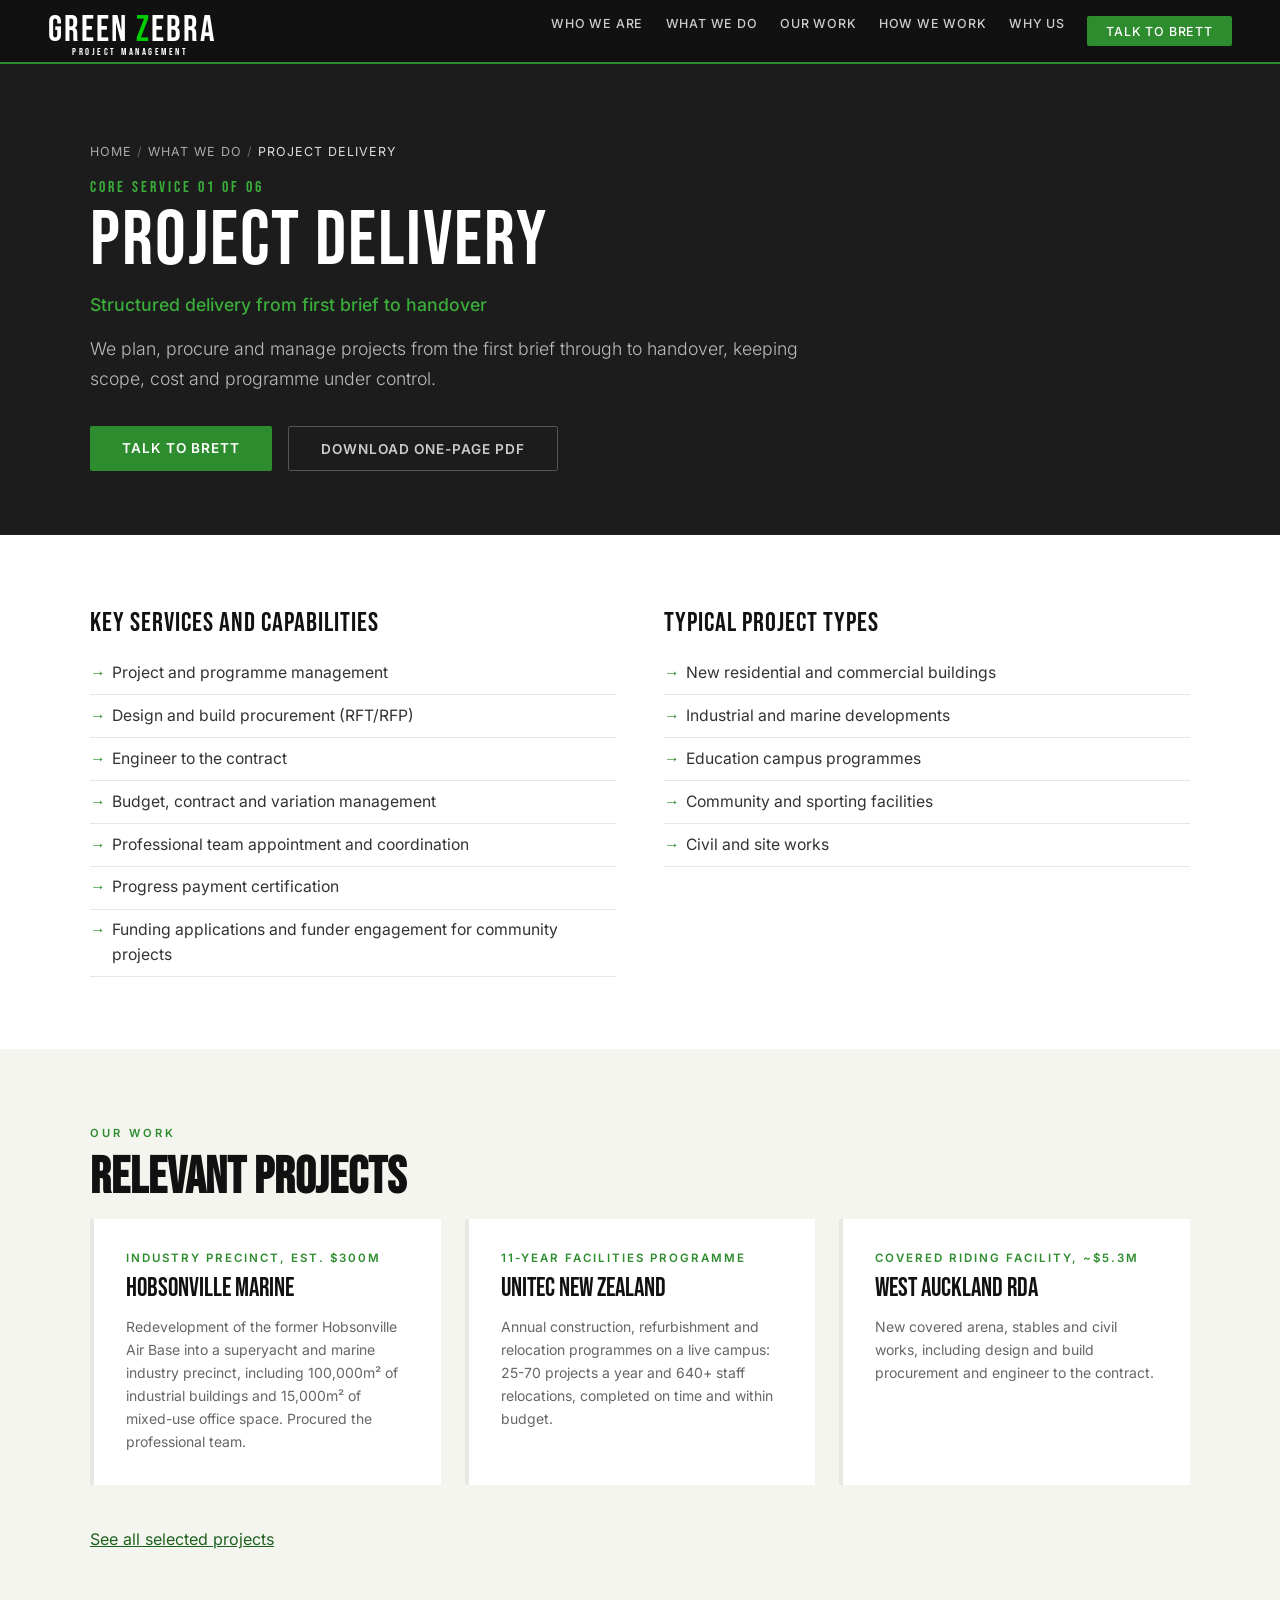
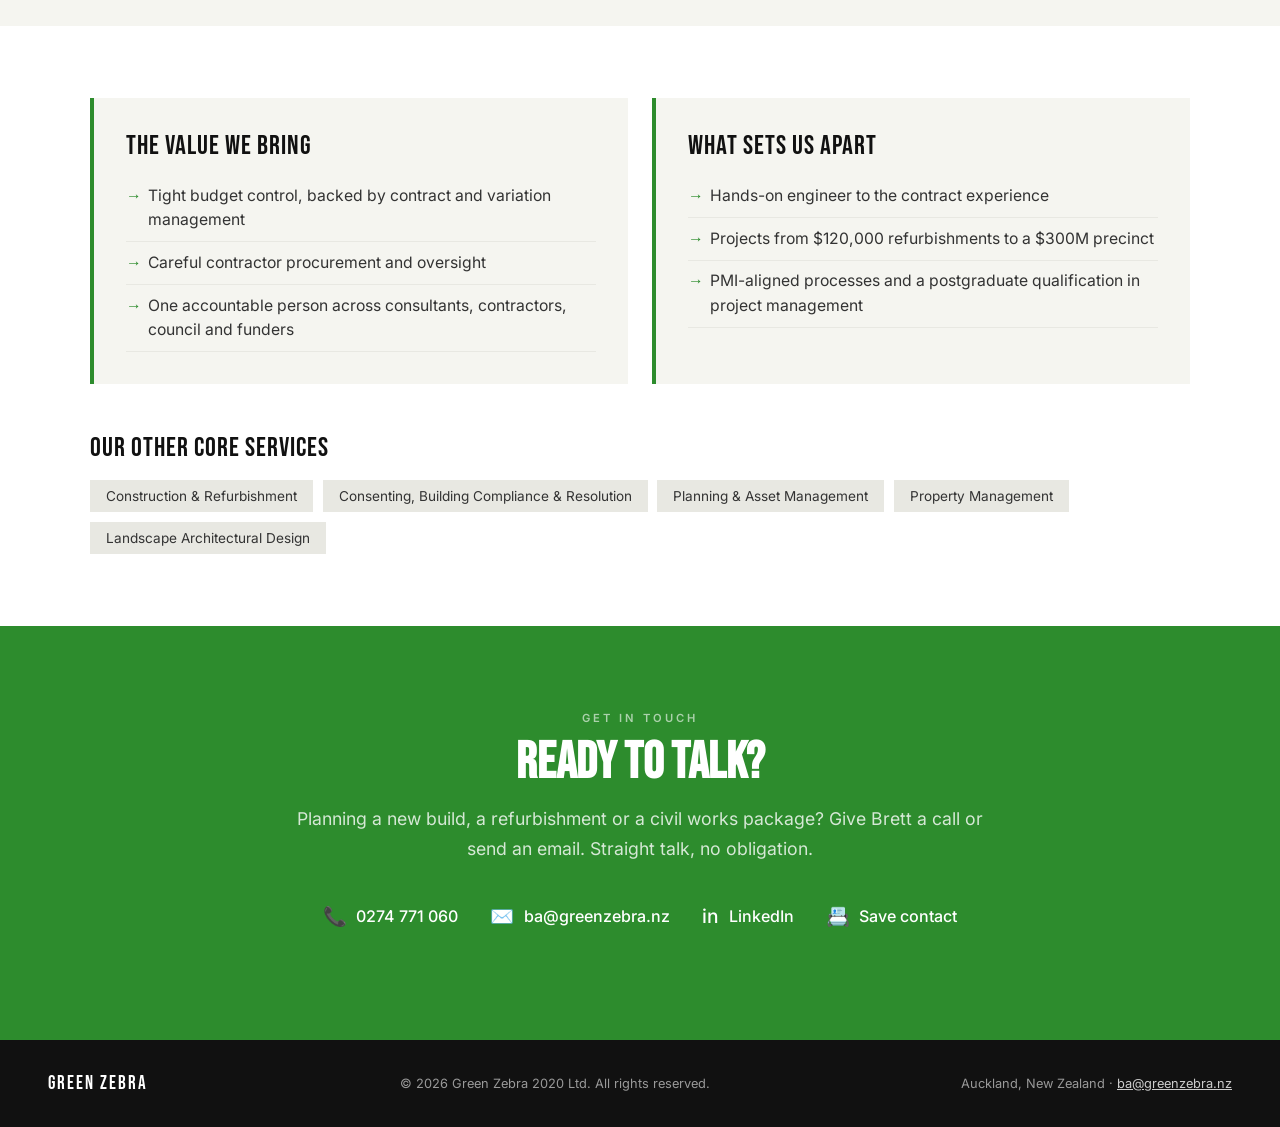
<file: services/project-delivery/index.html>
<!DOCTYPE html>
<html lang="en-NZ">
<head>
<meta charset="UTF-8">
<meta name="viewport" content="width=device-width, initial-scale=1.0">
<title>Project Delivery | Green Zebra 2020 Ltd, Auckland</title>
<meta name="description" content="We plan, procure and manage projects from the first brief through to handover, keeping scope, cost and programme under control.">
<link rel="canonical" href="https://www.greenzebra.nz/services/project-delivery/">
<meta name="theme-color" content="#111111">
<link rel="icon" type="image/svg+xml" href="../../assets/favicon.svg">
<meta property="og:type" content="website">
<meta property="og:site_name" content="Green Zebra 2020 Ltd">
<meta property="og:title" content="Project Delivery | Green Zebra 2020 Ltd, Auckland">
<meta property="og:description" content="We plan, procure and manage projects from the first brief through to handover, keeping scope, cost and programme under control.">
<meta property="og:url" content="https://www.greenzebra.nz/services/project-delivery/">
<meta property="og:locale" content="en_NZ">
<meta name="twitter:card" content="summary">
<link rel="stylesheet" href="../../assets/site.css">
<script type="application/ld+json">
{
  "@context": "https://schema.org",
  "@type": "Service",
  "name": "Project Delivery",
  "description": "We plan, procure and manage projects from the first brief through to handover, keeping scope, cost and programme under control.",
  "provider": {
    "@type": "ProfessionalService",
    "name": "Green Zebra 2020 Ltd",
    "url": "https://www.greenzebra.nz/"
  },
  "areaServed": {
    "@type": "City",
    "name": "Auckland"
  },
  "url": "https://www.greenzebra.nz/services/project-delivery/"
}
</script>
</head>
<body>
<a class="skip-link" href="#main">Skip to content</a>
<nav aria-label="Main">
  <a class="nav-logo" href="../../index.html" aria-label="Green Zebra home">
    <svg xmlns="http://www.w3.org/2000/svg" width="200" height="52" viewBox="0 0 200 52" aria-label="Green Zebra Project Management">
      <text x="0" y="36" font-family="'Bebas Neue', sans-serif" font-size="36" letter-spacing="2" fill="white">GREEN <tspan fill="#00cc00">Z</tspan>EBRA</text>
      <rect x="0" y="40" width="200" height="12" fill="#111"/>
      <text x="82" y="50" font-family="'Bebas Neue', sans-serif" font-size="9.5" letter-spacing="2.5" fill="white" text-anchor="middle">PROJECT MANAGEMENT</text>
    </svg>
  </a>
  <div class="nav-links">
    <a href="../../index.html#who-we-are">Who We Are</a>
    <a href="../../index.html#what-we-do">What We Do</a>
    <a href="../../index.html#our-work">Our Work</a>
    <a href="../../index.html#how-we-work">How We Work</a>
    <a href="../../index.html#why-us">Why Us</a>
    <a href="../../index.html#contact" class="nav-cta">Talk to Brett</a>
  </div>
</nav>
<main id="main">
<section class="page-hero">
  <div class="section-inner">
    <div class="crumbs"><a href="../../index.html">Home</a> <span>/</span> <a href="../../index.html#what-we-do">What We Do</a> <span>/</span> <span style="color:#ddd">Project Delivery</span></div>
    <div class="tag-num">Core service 01 of 06</div>
    <h1>Project Delivery</h1>
    <p class="tagline">Structured delivery from first brief to handover</p>
    <p class="intro">We plan, procure and manage projects from the first brief through to handover, keeping scope, cost and programme under control.</p>
    <div class="hero-actions">
      <a href="#contact" class="btn btn-primary">Talk to Brett</a>
      <a href="../../downloads/green-zebra-02-project-delivery.pdf" class="btn btn-outline" download>Download one-page PDF</a>
    </div>
  </div>
</section>
<section style="background:white; padding:4.5rem 3rem;">
  <div class="section-inner">
    <div class="svc-two">
      <div><h2 class="svc-h">Key services and capabilities</h2><ul class="svc-list"><li>Project and programme management</li><li>Design and build procurement (RFT/RFP)</li><li>Engineer to the contract</li><li>Budget, contract and variation management</li><li>Professional team appointment and coordination</li><li>Progress payment certification</li><li>Funding applications and funder engagement for community projects</li></ul></div>
      <div><h2 class="svc-h">Typical project types</h2><ul class="svc-list"><li>New residential and commercial buildings</li><li>Industrial and marine developments</li><li>Education campus programmes</li><li>Community and sporting facilities</li><li>Civil and site works</li></ul></div>
    </div>
  </div>
</section>
<section style="background:var(--off-white); padding:4.5rem 3rem;">
  <div class="section-inner">
    <div class="section-tag">Our Work</div>
    <h2 class="section-title">Relevant Projects</h2>
    <div class="projects-grid">
      <div class="project-card"><div class="project-value">Industry precinct, est. $300M</div><div class="project-name">Hobsonville Marine</div><p class="project-desc">Redevelopment of the former Hobsonville Air Base into a superyacht and marine industry precinct, including 100,000m² of industrial buildings and 15,000m² of mixed-use office space. Procured the professional team.</p></div>
      <div class="project-card"><div class="project-value">11-year facilities programme</div><div class="project-name">UNITEC New Zealand</div><p class="project-desc">Annual construction, refurbishment and relocation programmes on a live campus: 25-70 projects a year and 640+ staff relocations, completed on time and within budget.</p></div>
      <div class="project-card"><div class="project-value">Covered riding facility, ~$5.3M</div><div class="project-name">West Auckland RDA</div><p class="project-desc">New covered arena, stables and civil works, including design and build procurement and engineer to the contract.</p></div>
    </div>
    <p class="projects-note"><a href="../../index.html#our-work" style="color:var(--green-dark)">See all selected projects</a></p>
  </div>
</section>
<section style="background:white; padding:4.5rem 3rem;">
  <div class="section-inner">
    <div class="panel-two">
      <div class="panel alt"><h2 class="svc-h">The value we bring</h2><ul class="svc-list"><li>Tight budget control, backed by contract and variation management</li><li>Careful contractor procurement and oversight</li><li>One accountable person across consultants, contractors, council and funders</li></ul></div>
      <div class="panel alt"><h2 class="svc-h">What sets us apart</h2><ul class="svc-list"><li>Hands-on engineer to the contract experience</li><li>Projects from $120,000 refurbishments to a $300M precinct</li><li>PMI-aligned processes and a postgraduate qualification in project management</li></ul></div>
    </div>
    <h2 class="svc-h" style="margin-top:3rem">Our other core services</h2>
    <div class="other-areas"><a href="../../services/construction-and-refurbishment/index.html">Construction &amp; Refurbishment</a><a href="../../services/consenting-building-compliance-and-resolution/index.html">Consenting, Building Compliance &amp; Resolution</a><a href="../../services/planning-and-asset-management/index.html">Planning &amp; Asset Management</a><a href="../../services/property-management/index.html">Property Management</a><a href="../../services/landscape-architectural-design/index.html">Landscape Architectural Design</a></div>
  </div>
</section>
<section class="cta-section" id="contact">
  <div class="cta-inner">
    <div class="section-tag" style="color:rgba(255,255,255,0.6)">Get In Touch</div>
    <h2 class="section-title" style="color:white; margin-bottom:1rem">Ready to Talk?</h2>
    <p>Planning a new build, a refurbishment or a civil works package? Give Brett a call or send an email. Straight talk, no obligation.</p>
    <div class="cta-contact-grid">
      <a href="tel:0274771060" class="cta-contact-item"><span class="contact-icon" aria-hidden="true">&#128222;</span> 0274 771 060</a>
      <a href="mailto:ba@greenzebra.nz" class="cta-contact-item"><span class="contact-icon" aria-hidden="true">&#9993;&#65039;</span> ba@greenzebra.nz</a>
      <a href="https://www.linkedin.com/in/brett-archer" target="_blank" rel="noopener" class="cta-contact-item"><span class="contact-icon" aria-hidden="true">in</span> LinkedIn</a>
      <a href="../../brett.vcf" class="cta-contact-item" download><span class="contact-icon" aria-hidden="true">&#128199;</span> Save contact</a>
    </div>
  </div>
</section>
</main>
<footer>
  <span class="footer-brand">GREEN ZEBRA</span>
  <span>&copy; 2026 Green Zebra 2020 Ltd. All rights reserved.</span>
  <span>Auckland, New Zealand &middot; <a href="mailto:ba@greenzebra.nz">ba@greenzebra.nz</a></span>
</footer>
</body>
</html>
</file>
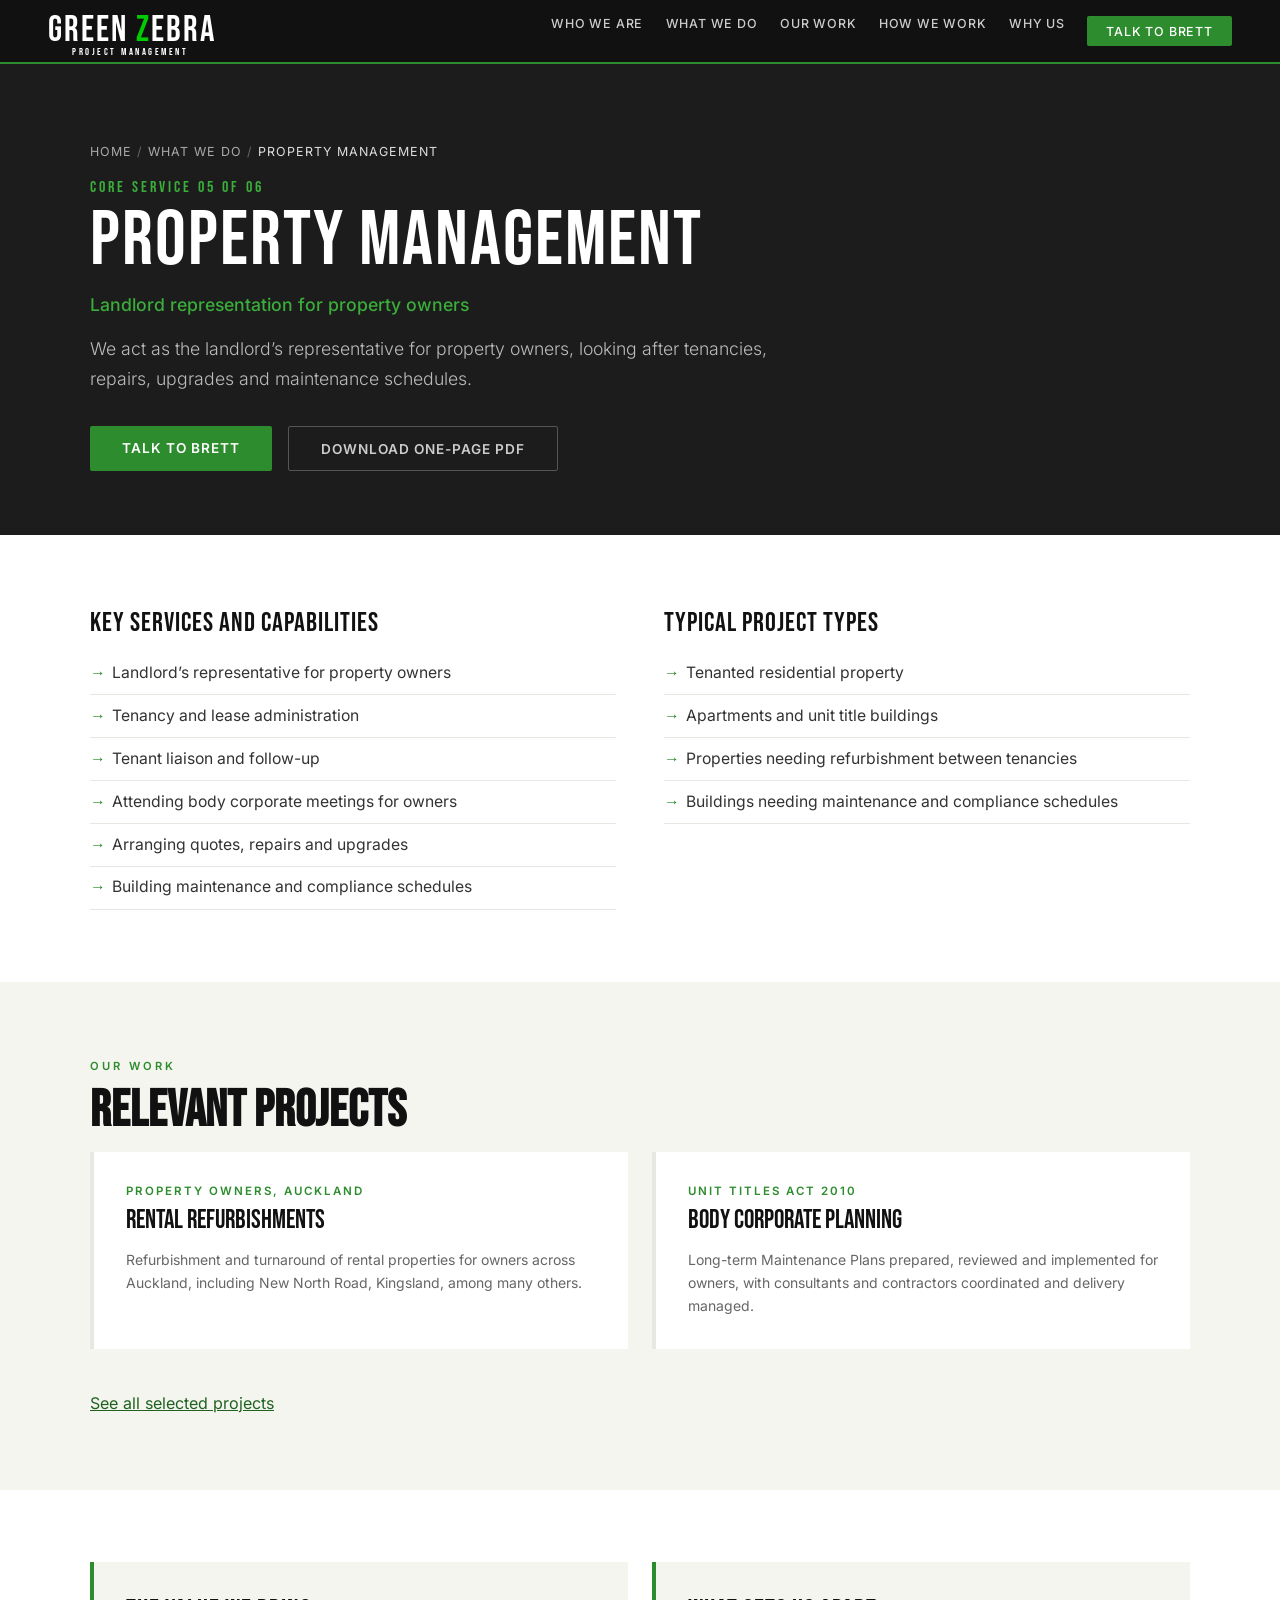
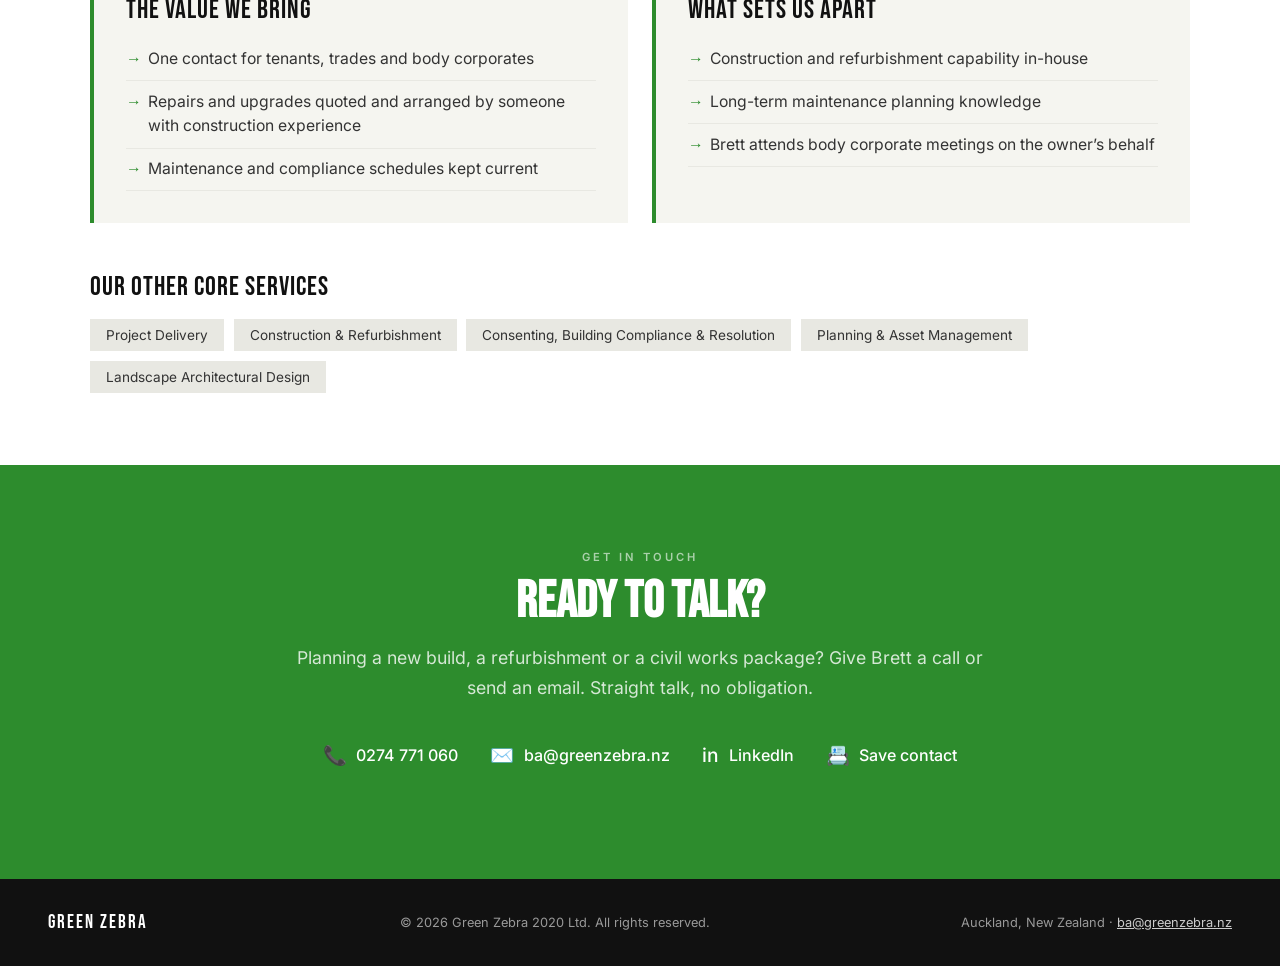
<file: services/property-management/index.html>
<!DOCTYPE html>
<html lang="en-NZ">
<head>
<meta charset="UTF-8">
<meta name="viewport" content="width=device-width, initial-scale=1.0">
<title>Property Management | Green Zebra 2020 Ltd, Auckland</title>
<meta name="description" content="We act as the landlord’s representative for property owners, looking after tenancies, repairs, upgrades and maintenance schedules.">
<link rel="canonical" href="https://www.greenzebra.nz/services/property-management/">
<meta name="theme-color" content="#111111">
<link rel="icon" type="image/svg+xml" href="../../assets/favicon.svg">
<meta property="og:type" content="website">
<meta property="og:site_name" content="Green Zebra 2020 Ltd">
<meta property="og:title" content="Property Management | Green Zebra 2020 Ltd, Auckland">
<meta property="og:description" content="We act as the landlord’s representative for property owners, looking after tenancies, repairs, upgrades and maintenance schedules.">
<meta property="og:url" content="https://www.greenzebra.nz/services/property-management/">
<meta property="og:locale" content="en_NZ">
<meta name="twitter:card" content="summary">
<link rel="stylesheet" href="../../assets/site.css">
<script type="application/ld+json">
{
  "@context": "https://schema.org",
  "@type": "Service",
  "name": "Property Management",
  "description": "We act as the landlord’s representative for property owners, looking after tenancies, repairs, upgrades and maintenance schedules.",
  "provider": {
    "@type": "ProfessionalService",
    "name": "Green Zebra 2020 Ltd",
    "url": "https://www.greenzebra.nz/"
  },
  "areaServed": {
    "@type": "City",
    "name": "Auckland"
  },
  "url": "https://www.greenzebra.nz/services/property-management/"
}
</script>
</head>
<body>
<a class="skip-link" href="#main">Skip to content</a>
<nav aria-label="Main">
  <a class="nav-logo" href="../../index.html" aria-label="Green Zebra home">
    <svg xmlns="http://www.w3.org/2000/svg" width="200" height="52" viewBox="0 0 200 52" aria-label="Green Zebra Project Management">
      <text x="0" y="36" font-family="'Bebas Neue', sans-serif" font-size="36" letter-spacing="2" fill="white">GREEN <tspan fill="#00cc00">Z</tspan>EBRA</text>
      <rect x="0" y="40" width="200" height="12" fill="#111"/>
      <text x="82" y="50" font-family="'Bebas Neue', sans-serif" font-size="9.5" letter-spacing="2.5" fill="white" text-anchor="middle">PROJECT MANAGEMENT</text>
    </svg>
  </a>
  <div class="nav-links">
    <a href="../../index.html#who-we-are">Who We Are</a>
    <a href="../../index.html#what-we-do">What We Do</a>
    <a href="../../index.html#our-work">Our Work</a>
    <a href="../../index.html#how-we-work">How We Work</a>
    <a href="../../index.html#why-us">Why Us</a>
    <a href="../../index.html#contact" class="nav-cta">Talk to Brett</a>
  </div>
</nav>
<main id="main">
<section class="page-hero">
  <div class="section-inner">
    <div class="crumbs"><a href="../../index.html">Home</a> <span>/</span> <a href="../../index.html#what-we-do">What We Do</a> <span>/</span> <span style="color:#ddd">Property Management</span></div>
    <div class="tag-num">Core service 05 of 06</div>
    <h1>Property Management</h1>
    <p class="tagline">Landlord representation for property owners</p>
    <p class="intro">We act as the landlord’s representative for property owners, looking after tenancies, repairs, upgrades and maintenance schedules.</p>
    <div class="hero-actions">
      <a href="#contact" class="btn btn-primary">Talk to Brett</a>
      <a href="../../downloads/green-zebra-06-property-management.pdf" class="btn btn-outline" download>Download one-page PDF</a>
    </div>
  </div>
</section>
<section style="background:white; padding:4.5rem 3rem;">
  <div class="section-inner">
    <div class="svc-two">
      <div><h2 class="svc-h">Key services and capabilities</h2><ul class="svc-list"><li>Landlord’s representative for property owners</li><li>Tenancy and lease administration</li><li>Tenant liaison and follow-up</li><li>Attending body corporate meetings for owners</li><li>Arranging quotes, repairs and upgrades</li><li>Building maintenance and compliance schedules</li></ul></div>
      <div><h2 class="svc-h">Typical project types</h2><ul class="svc-list"><li>Tenanted residential property</li><li>Apartments and unit title buildings</li><li>Properties needing refurbishment between tenancies</li><li>Buildings needing maintenance and compliance schedules</li></ul></div>
    </div>
  </div>
</section>
<section style="background:var(--off-white); padding:4.5rem 3rem;">
  <div class="section-inner">
    <div class="section-tag">Our Work</div>
    <h2 class="section-title">Relevant Projects</h2>
    <div class="projects-grid">
      <div class="project-card"><div class="project-value">Property owners, Auckland</div><div class="project-name">Rental refurbishments</div><p class="project-desc">Refurbishment and turnaround of rental properties for owners across Auckland, including New North Road, Kingsland, among many others.</p></div>
      <div class="project-card"><div class="project-value">Unit Titles Act 2010</div><div class="project-name">Body corporate planning</div><p class="project-desc">Long-term Maintenance Plans prepared, reviewed and implemented for owners, with consultants and contractors coordinated and delivery managed.</p></div>
    </div>
    <p class="projects-note"><a href="../../index.html#our-work" style="color:var(--green-dark)">See all selected projects</a></p>
  </div>
</section>
<section style="background:white; padding:4.5rem 3rem;">
  <div class="section-inner">
    <div class="panel-two">
      <div class="panel alt"><h2 class="svc-h">The value we bring</h2><ul class="svc-list"><li>One contact for tenants, trades and body corporates</li><li>Repairs and upgrades quoted and arranged by someone with construction experience</li><li>Maintenance and compliance schedules kept current</li></ul></div>
      <div class="panel alt"><h2 class="svc-h">What sets us apart</h2><ul class="svc-list"><li>Construction and refurbishment capability in-house</li><li>Long-term maintenance planning knowledge</li><li>Brett attends body corporate meetings on the owner’s behalf</li></ul></div>
    </div>
    <h2 class="svc-h" style="margin-top:3rem">Our other core services</h2>
    <div class="other-areas"><a href="../../services/project-delivery/index.html">Project Delivery</a><a href="../../services/construction-and-refurbishment/index.html">Construction &amp; Refurbishment</a><a href="../../services/consenting-building-compliance-and-resolution/index.html">Consenting, Building Compliance &amp; Resolution</a><a href="../../services/planning-and-asset-management/index.html">Planning &amp; Asset Management</a><a href="../../services/landscape-architectural-design/index.html">Landscape Architectural Design</a></div>
  </div>
</section>
<section class="cta-section" id="contact">
  <div class="cta-inner">
    <div class="section-tag" style="color:rgba(255,255,255,0.6)">Get In Touch</div>
    <h2 class="section-title" style="color:white; margin-bottom:1rem">Ready to Talk?</h2>
    <p>Planning a new build, a refurbishment or a civil works package? Give Brett a call or send an email. Straight talk, no obligation.</p>
    <div class="cta-contact-grid">
      <a href="tel:0274771060" class="cta-contact-item"><span class="contact-icon" aria-hidden="true">&#128222;</span> 0274 771 060</a>
      <a href="mailto:ba@greenzebra.nz" class="cta-contact-item"><span class="contact-icon" aria-hidden="true">&#9993;&#65039;</span> ba@greenzebra.nz</a>
      <a href="https://www.linkedin.com/in/brett-archer" target="_blank" rel="noopener" class="cta-contact-item"><span class="contact-icon" aria-hidden="true">in</span> LinkedIn</a>
      <a href="../../brett.vcf" class="cta-contact-item" download><span class="contact-icon" aria-hidden="true">&#128199;</span> Save contact</a>
    </div>
  </div>
</section>
</main>
<footer>
  <span class="footer-brand">GREEN ZEBRA</span>
  <span>&copy; 2026 Green Zebra 2020 Ltd. All rights reserved.</span>
  <span>Auckland, New Zealand &middot; <a href="mailto:ba@greenzebra.nz">ba@greenzebra.nz</a></span>
</footer>
</body>
</html>
</file>
<file: assets/site.css>
@font-face { font-family: 'Bebas Neue'; font-style: normal; font-weight: 400; font-display: swap; src: url('fonts/bebas-neue-latin-400-normal.woff2') format('woff2'); }
@font-face { font-family: 'Inter'; font-style: normal; font-weight: 300; font-display: swap; src: url('fonts/inter-latin-300-normal.woff2') format('woff2'); }
@font-face { font-family: 'Inter'; font-style: normal; font-weight: 400; font-display: swap; src: url('fonts/inter-latin-400-normal.woff2') format('woff2'); }
@font-face { font-family: 'Inter'; font-style: normal; font-weight: 500; font-display: swap; src: url('fonts/inter-latin-500-normal.woff2') format('woff2'); }
@font-face { font-family: 'Inter'; font-style: normal; font-weight: 600; font-display: swap; src: url('fonts/inter-latin-600-normal.woff2') format('woff2'); }
*, *::before, *::after { box-sizing: border-box; margin: 0; padding: 0; }

  :root {
    --green: #2d8c2d;
    --green-light: #3aad3a;
    --green-dark: #1f611f;
    --black: #111111;
    --off-black: #1c1c1c;
    --off-white: #f5f5f0;
    --gray: #888;
    --light: #e8e8e2;
  }

  html { scroll-behavior: smooth; }
  body { font-family: 'Inter', Arial, sans-serif; background: var(--off-white); color: var(--black); overflow-x: hidden; }

  /* ── NAV ── */
  nav {
    position: fixed; top: 0; left: 0; right: 0; z-index: 100;
    display: flex; align-items: center; justify-content: space-between;
    padding: 0 3rem; height: 64px;
    background: rgba(17,17,17,0.96); backdrop-filter: blur(8px);
    border-bottom: 2px solid var(--green);
  }
  .nav-logo { display: flex; align-items: center; gap: 12px; text-decoration: none; }
  .nav-logo-mark {
    display: flex; align-items: center; gap: 3px;
  }
  .nav-stripe { width: 4px; height: 28px; background: white; border-radius: 1px; }
  .nav-stripe.green { background: var(--green); }
  .nav-brand { font-family: 'Bebas Neue', sans-serif; font-size: 2.2rem; color: white; letter-spacing: 3px; }
  .nav-links { display: flex; gap: 1.4rem; }
  .nav-links a { color: #ccc; text-decoration: none; font-size: 0.78rem; font-weight: 500; letter-spacing: 0.8px; text-transform: uppercase; transition: color 0.2s; }
  .nav-links a:hover { color: var(--green-light); }
  .nav-cta { background: var(--green); color: white !important; padding: 0.45rem 1.2rem; border-radius: 2px; }
  .nav-cta:hover { background: var(--green-light) !important; color: white !important; }

  /* ── HERO ── */
  .hero {
    min-height: 100vh; display: flex; flex-direction: column; justify-content: space-between;
    background: var(--off-black); position: relative; overflow: hidden;
    padding: 8rem 3rem 4rem;
  }
  .hero-stripes {
    position: absolute; top: 0; right: 0; height: 100%; width: 40%;
    display: flex; gap: 14px; opacity: 0.07; transform: skewX(-6deg) translateX(60px);
  }
  .hero-stripe { flex: 1; background: white; }
  .hero-stripe.g { background: var(--green); opacity: 1; }
  .hero-content { position: relative; z-index: 2; max-width: 780px; }
  .hero-tag {
    display: inline-block; background: var(--green); color: white;
    font-size: 0.72rem; font-weight: 600; letter-spacing: 2px; text-transform: uppercase;
    padding: 0.35rem 1rem; margin-bottom: 1.5rem;
  }
  .hero h1 {
    font-family: 'Bebas Neue', sans-serif; font-size: clamp(4rem, 8vw, 8rem);
    color: white; line-height: 0.9; letter-spacing: 2px; margin-bottom: 1.5rem;
  }
  .hero h1 span { color: var(--green); }
  .hero-sub {
    font-size: 1.15rem; color: #aaa; max-width: 540px; line-height: 1.7;
    margin-bottom: 2.5rem; font-weight: 300;
  }
  .hero-actions { display: flex; gap: 1rem; flex-wrap: wrap; }
  .btn {
    display: inline-block; padding: 0.85rem 2rem; font-size: 0.85rem;
    font-weight: 600; letter-spacing: 1px; text-transform: uppercase;
    text-decoration: none; border-radius: 2px; transition: all 0.2s; cursor: pointer;
  }
  .btn-primary { background: var(--green); color: white; }
  .btn-primary:hover { background: var(--green-light); }
  .btn-outline { border: 1.5px solid #555; color: #ccc; }
  .btn-outline:hover { border-color: var(--green); color: var(--green); }
  .hero-stats {
    display: flex; gap: 3rem; z-index: 2; margin-top: 4rem;
    border-top: 1px solid #2a2a2a; padding-top: 2.5rem;
  }
  .hero-stat { }
  .hero-stat-num { font-family: 'Bebas Neue', sans-serif; font-size: 3rem; color: var(--green); line-height: 1; }
  .hero-stat-label { font-size: 0.78rem; color: #777; letter-spacing: 1px; text-transform: uppercase; margin-top: 4px; }

  /* ── SECTION BASE ── */
  section { padding: 6rem 3rem; }
  .section-inner { max-width: 1100px; margin: 0 auto; }
  .section-tag {
    display: inline-block; font-size: 0.7rem; font-weight: 700; letter-spacing: 3px;
    text-transform: uppercase; color: var(--green); margin-bottom: 0.75rem;
  }
  .section-title { font-family: 'Bebas Neue', sans-serif; font-size: clamp(2.5rem, 4vw, 4rem); line-height: 1; margin-bottom: 1rem; }
  .section-lead { font-size: 1.05rem; color: #555; line-height: 1.75; max-width: 640px; margin-bottom: 3rem; }

  /* ── ABOUT ── */
  .about { background: white; }
  .about-grid { display: grid; grid-template-columns: 1fr 1fr; gap: 5rem; align-items: center; }
  .about-visual {
    display: flex; flex-direction: column; gap: 0; width: 100%;
  }
  .about-block {
    background: var(--black); color: white;
    display: flex; flex-direction: column; justify-content: flex-end;
    padding: 1.75rem 1.75rem; width: 100%;
  }
  .about-block.accent { background: var(--green); }
  .about-photo {
    width: 100%; aspect-ratio: 3/4; overflow: hidden; position: relative;
  }
  .about-photo-icon { width: 64px; height: 64px; border-radius: 50%; background: #d0d0c8; display: flex; align-items: center; justify-content: center; }
  .about-photo-icon svg { width: 36px; height: 36px; fill: #aaa; }
  .about-photo-label { font-size: 0.75rem; color: #aaa; letter-spacing: 1px; text-transform: uppercase; }
  .about-block-label { font-size: 0.72rem; letter-spacing: 2px; text-transform: uppercase; opacity: 0.6; margin-bottom: 6px; }
  .about-block-text { font-family: 'Bebas Neue', sans-serif; font-size: 2.4rem; line-height: 1; }
  .about-text p { font-size: 1rem; color: #444; line-height: 1.8; margin-bottom: 1.2rem; }
  .cred-list { display: flex; flex-direction: column; gap: 0.6rem; margin-top: 1.5rem; }
  .cred { display: flex; align-items: center; gap: 0.75rem; font-size: 0.9rem; color: #333; }
  .cred::before { content: '•'; color: var(--green); font-size: 1.2rem; flex-shrink: 0; }

  /* ── SERVICES ── */
  .services { background: var(--off-black); }
  .services .section-title { color: white; }
  .services .section-lead { color: #888; }
  .services-grid { display: grid; grid-template-columns: repeat(auto-fit, minmax(240px, 1fr)); gap: 1.5px; }
  .service-card {
    background: #1c1c1c; padding: 2.5rem 2rem;
    border-top: 3px solid transparent; transition: border-color 0.2s, background 0.2s;
    position: relative;
  }
  .service-card:hover { border-color: var(--green); background: #222; }
  .service-icon { font-size: 2rem; margin-bottom: 1.2rem; }
  .service-title { font-family: 'Bebas Neue', sans-serif; font-size: 1.5rem; color: white; margin-bottom: 0.75rem; letter-spacing: 1px; }
  .service-items { list-style: none; }
  .service-items li { font-size: 0.85rem; color: #888; padding: 0.3rem 0; border-bottom: 1px solid #2a2a2a; }
  .service-items li:last-child { border-bottom: none; }
  .service-items li::before { content: '→ '; color: var(--green); }

  /* ── PROJECTS ── */
  .projects { background: var(--off-white); }
  .projects-grid { display: grid; grid-template-columns: repeat(auto-fit, minmax(300px, 1fr)); gap: 1.5rem; }
  .project-card {
    background: white; overflow: hidden;
    border-left: 4px solid var(--light); transition: border-color 0.2s;
    padding: 2rem;
  }
  .project-card:hover { border-color: var(--green); }
  .project-value { font-size: 0.72rem; font-weight: 700; letter-spacing: 2px; text-transform: uppercase; color: var(--green); margin-bottom: 0.6rem; }
  .project-name { font-family: 'Bebas Neue', sans-serif; font-size: 1.6rem; line-height: 1.1; margin-bottom: 0.75rem; color: var(--black); }
  .project-desc { font-size: 0.875rem; color: #666; line-height: 1.65; }
  .project-tags { display: flex; flex-wrap: wrap; gap: 0.4rem; margin-top: 1.2rem; }
  .project-tag { font-size: 0.7rem; padding: 0.2rem 0.65rem; background: var(--light); color: #555; border-radius: 1px; font-weight: 500; }

  /* ── CTA ── */
  .cta-section { background: var(--green); padding: 5rem 3rem; }
  .cta-inner { max-width: 700px; margin: 0 auto; text-align: center; }
  .cta-section .section-title { color: white; }
  .cta-section p { color: rgba(255,255,255,0.8); font-size: 1.1rem; line-height: 1.7; margin-bottom: 2.5rem; }
  .cta-contact-grid { display: flex; justify-content: center; flex-wrap: wrap; gap: 2rem; margin-bottom: 2rem; }
  .cta-contact-item { color: white; text-decoration: none; display: flex; align-items: center; gap: 0.6rem; font-size: 1rem; font-weight: 500; }
  .cta-contact-item:hover { opacity: 0.8; }
  .contact-icon { font-size: 1.2rem; }

  /* ── FOOTER ── */
  footer { background: var(--black); color: #555; padding: 2rem 3rem; display: flex; align-items: center; justify-content: space-between; font-size: 0.8rem; }
  footer .footer-brand { font-family: 'Bebas Neue', sans-serif; font-size: 1.2rem; color: white; letter-spacing: 2px; }

  /* ── ANIMATIONS ── */
  @keyframes fadeUp { from { opacity: 0; transform: translateY(30px); } to { opacity: 1; transform: translateY(0); } }
  .hero-content { animation: fadeUp 0.8s ease forwards; }
  .tab-body { font-size: 1rem; color: #444; line-height: 1.8; margin-bottom: 1.2rem; }
  .tab-lead { font-size: 1.05rem; color: #555; line-height: 1.75; max-width: 640px; margin-bottom: 3rem; }
  .why-grid { display: grid; grid-template-columns: repeat(auto-fit, minmax(260px, 1fr)); gap: 1.5rem; margin-top: 2rem; }
  .why-card { background: white; padding: 2rem; border-left: 4px solid var(--green); }
  .why-title { font-family: "Bebas Neue", sans-serif; font-size: 1.5rem; color: var(--black); margin-bottom: 0.75rem; letter-spacing: 1px; }
  .why-body { font-size: 0.9rem; color: #555; line-height: 1.7; }

  @media (max-width: 768px) {
    .tabs-nav { padding: 0 1rem; }
    .tab-panel { padding: 3rem 1.5rem; }
    .tab-two-col { grid-template-columns: 1fr; gap: 1.5rem; }
    .why-grid { grid-template-columns: 1fr; }
  }
  @media (max-width: 768px) {
    nav { padding: 0 1.5rem; }
    .nav-links { display: none; }
    section { padding: 4rem 1.5rem; }
    .about-grid { grid-template-columns: 1fr; }
    .about-visual { gap: 8px; }
    .hero-stats { flex-wrap: wrap; gap: 1.5rem; margin-top: 2.5rem; }
    .hero { padding: 7rem 1.5rem 4rem; }
  }

  /* ── HERO IMAGE ── */
  .hero-image {
    position: absolute;
    right: 0; top: 0; bottom: 0;
    width: 48%;
    overflow: hidden;
  }
  .hero-image img {
    width: 100%;
    height: 100%;
    object-fit: cover;
    object-position: center;
    opacity: 0.85;
  }
  .hero-image::before {
    content: '';
    position: absolute;
    left: 0; top: 0; bottom: 0;
    width: 120px;
    background: linear-gradient(to right, var(--off-black), transparent);
    z-index: 1;
  }
  @media (max-width: 768px) {
    .hero-image { display: none; }
  }

/* ===== Update October 2026 ===== */
.service-icon { font-family: 'Bebas Neue', sans-serif; font-size: 1.6rem; color: var(--green-light); letter-spacing: 2px; }
.service-intro { font-size: 0.88rem; color: #b5b5b5; line-height: 1.6; margin-bottom: 1rem; }
.service-items li { color: #a8a8a8; }
.service-links { display: flex; flex-direction: column; gap: 0.5rem; margin-top: 1.2rem; }
.service-link { font-size: 0.78rem; font-weight: 600; letter-spacing: 1px; text-transform: uppercase; color: var(--green-light); text-decoration: none; }
.service-link:hover, .service-link:focus { text-decoration: underline; }
.service-link.sub { color: #9a9a9a; font-weight: 500; }
.project-result { font-size: 0.875rem; color: #333; line-height: 1.65; margin-top: 0.6rem; }
.project-result strong { color: var(--green-dark); }
.projects-note { margin-top: 2.5rem; max-width: 820px; font-size: 1rem; color: #444; line-height: 1.8; }
.network { margin-top: 4rem; max-width: 900px; }
.sub-title { font-family: 'Bebas Neue', sans-serif; font-size: clamp(2rem, 3vw, 2.8rem); line-height: 1; margin-bottom: 1rem; color: #111; font-weight: 400; }
.profiles-grid { display: grid; grid-template-columns: repeat(auto-fit, minmax(260px, 1fr)); gap: 1rem; margin-top: 2rem; }
.profile-link { display: block; padding: 1.4rem 1.5rem; background: var(--off-white); border-left: 4px solid var(--green); text-decoration: none; color: var(--black); transition: background 0.2s; }
.profile-link:hover, .profile-link:focus { background: var(--light); }
.profile-link strong { display: block; font-family: 'Bebas Neue', sans-serif; font-size: 1.35rem; letter-spacing: 1px; font-weight: 400; }
.profile-link span { font-size: 0.8rem; color: #555; }
.profile-link.overview { background: var(--green); color: white; border-left-color: var(--green-dark); }
.profile-link.overview span { color: rgba(255,255,255,0.88); }
.profile-link.overview:hover, .profile-link.overview:focus { background: var(--green-dark); }
a:focus-visible, .btn:focus-visible { outline: 2px solid var(--green-light); outline-offset: 2px; }
.nav-logo svg { display: block; }
.hero-stat-label { color: #999; }
footer { color: #999; gap: 1rem; flex-wrap: wrap; }
footer a { color: #ccc; }
.skip-link { position: absolute; left: -999px; top: 0; background: var(--green); color: #fff; padding: 0.6rem 1rem; z-index: 200; }
.skip-link:focus { left: 0; }
@media (prefers-reduced-motion: reduce) { html { scroll-behavior: auto; } .hero-content { animation: none; } * { transition: none !important; } }
@media (max-width: 768px) {
  .nav-links { display: flex; }
  .nav-links a:not(.nav-cta) { display: none; }
  .nav-cta { white-space: nowrap; padding: 0.45rem 0.9rem; font-size: 0.75rem; }
  .nav-logo svg { width: 160px; height: auto; }
  footer { flex-direction: column; text-align: center; }
}
/* ---- service pages ---- */
.crumbs { font-size: 0.78rem; letter-spacing: 1px; text-transform: uppercase; margin-bottom: 1.2rem; }
.crumbs a { color: #aaa; text-decoration: none; } .crumbs a:hover { color: var(--green-light); } .crumbs span { color: #666; }
.page-hero { background: var(--off-black); padding: 9rem 3rem 4rem; position: relative; overflow: hidden; }
.page-hero h1 { font-family: 'Bebas Neue', sans-serif; font-weight: 400; font-size: clamp(2.8rem, 6vw, 5.5rem); color: white; line-height: 0.95; letter-spacing: 2px; margin-bottom: 1rem; }
.page-hero .tagline { color: var(--green-light); font-size: 1.1rem; font-weight: 500; margin-bottom: 1.2rem; }
.page-hero .intro { color: #bbb; font-size: 1.1rem; line-height: 1.7; max-width: 720px; font-weight: 300; margin-bottom: 2rem; }
.page-hero .tag-num { font-family: 'Bebas Neue', sans-serif; letter-spacing: 3px; color: var(--green-light); margin-bottom: 0.5rem; }
.svc-two { display: grid; grid-template-columns: 1fr 1fr; gap: 3rem; }
.svc-list { list-style: none; } .svc-list li { padding: 0.55rem 0 0.55rem 1.4rem; position: relative; border-bottom: 1px solid var(--light); font-size: 0.98rem; color: #333; line-height: 1.55; }
.svc-list li::before { content: '→'; position: absolute; left: 0; color: var(--green); }
.svc-h { font-family: 'Bebas Neue', sans-serif; font-weight: 400; font-size: 1.7rem; letter-spacing: 1px; margin-bottom: 0.8rem; color: var(--black); }
.panel-two { display: grid; grid-template-columns: 1fr 1fr; gap: 1.5rem; }
.panel { padding: 2rem; background: white; border-left: 4px solid var(--green); } .panel.alt { background: var(--off-white); }
.other-areas { display: flex; flex-wrap: wrap; gap: 0.6rem; margin-top: 1rem; }
.other-areas a { padding: 0.5rem 1rem; background: var(--light); color: #333; text-decoration: none; font-size: 0.85rem; } .other-areas a:hover { background: var(--green); color: #fff; }
@media (max-width: 768px) { .svc-two, .panel-two { grid-template-columns: 1fr; gap: 1.5rem; } .page-hero { padding: 7rem 1.5rem 3rem; } }
</file>
